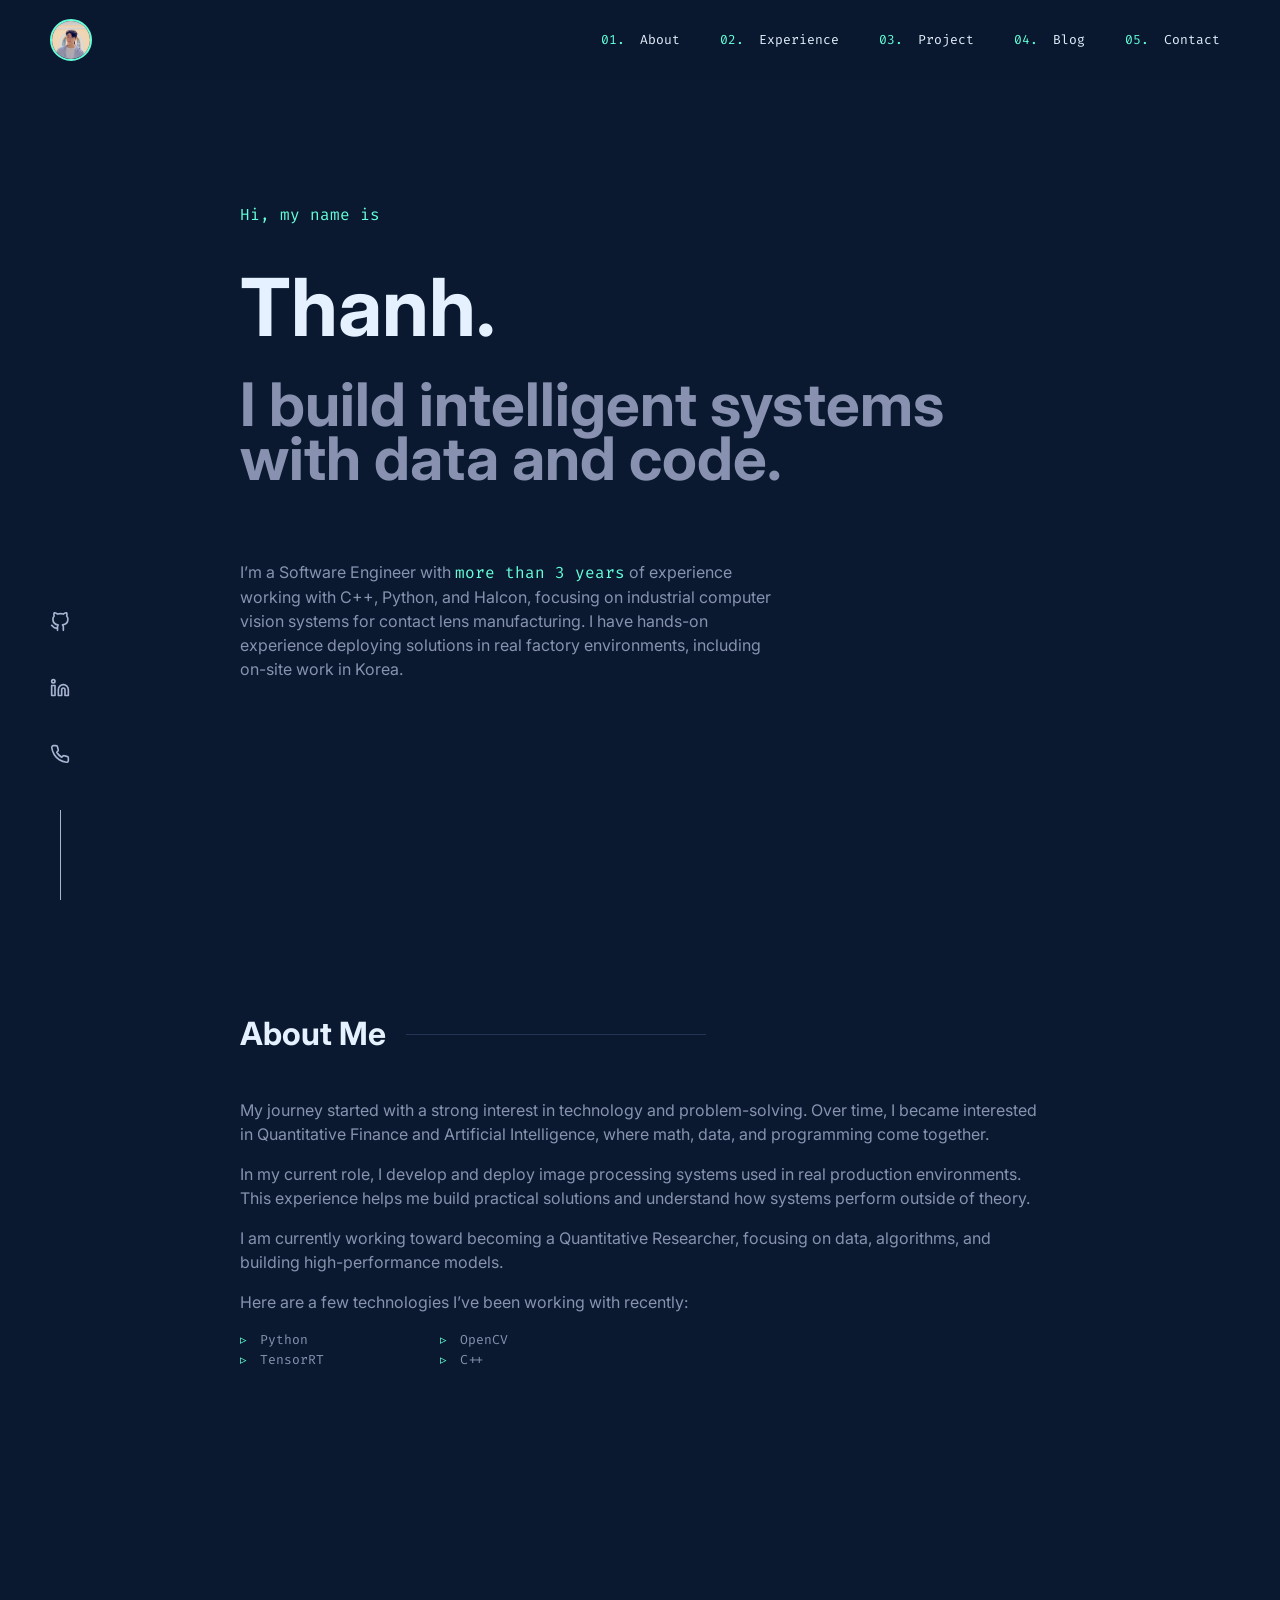
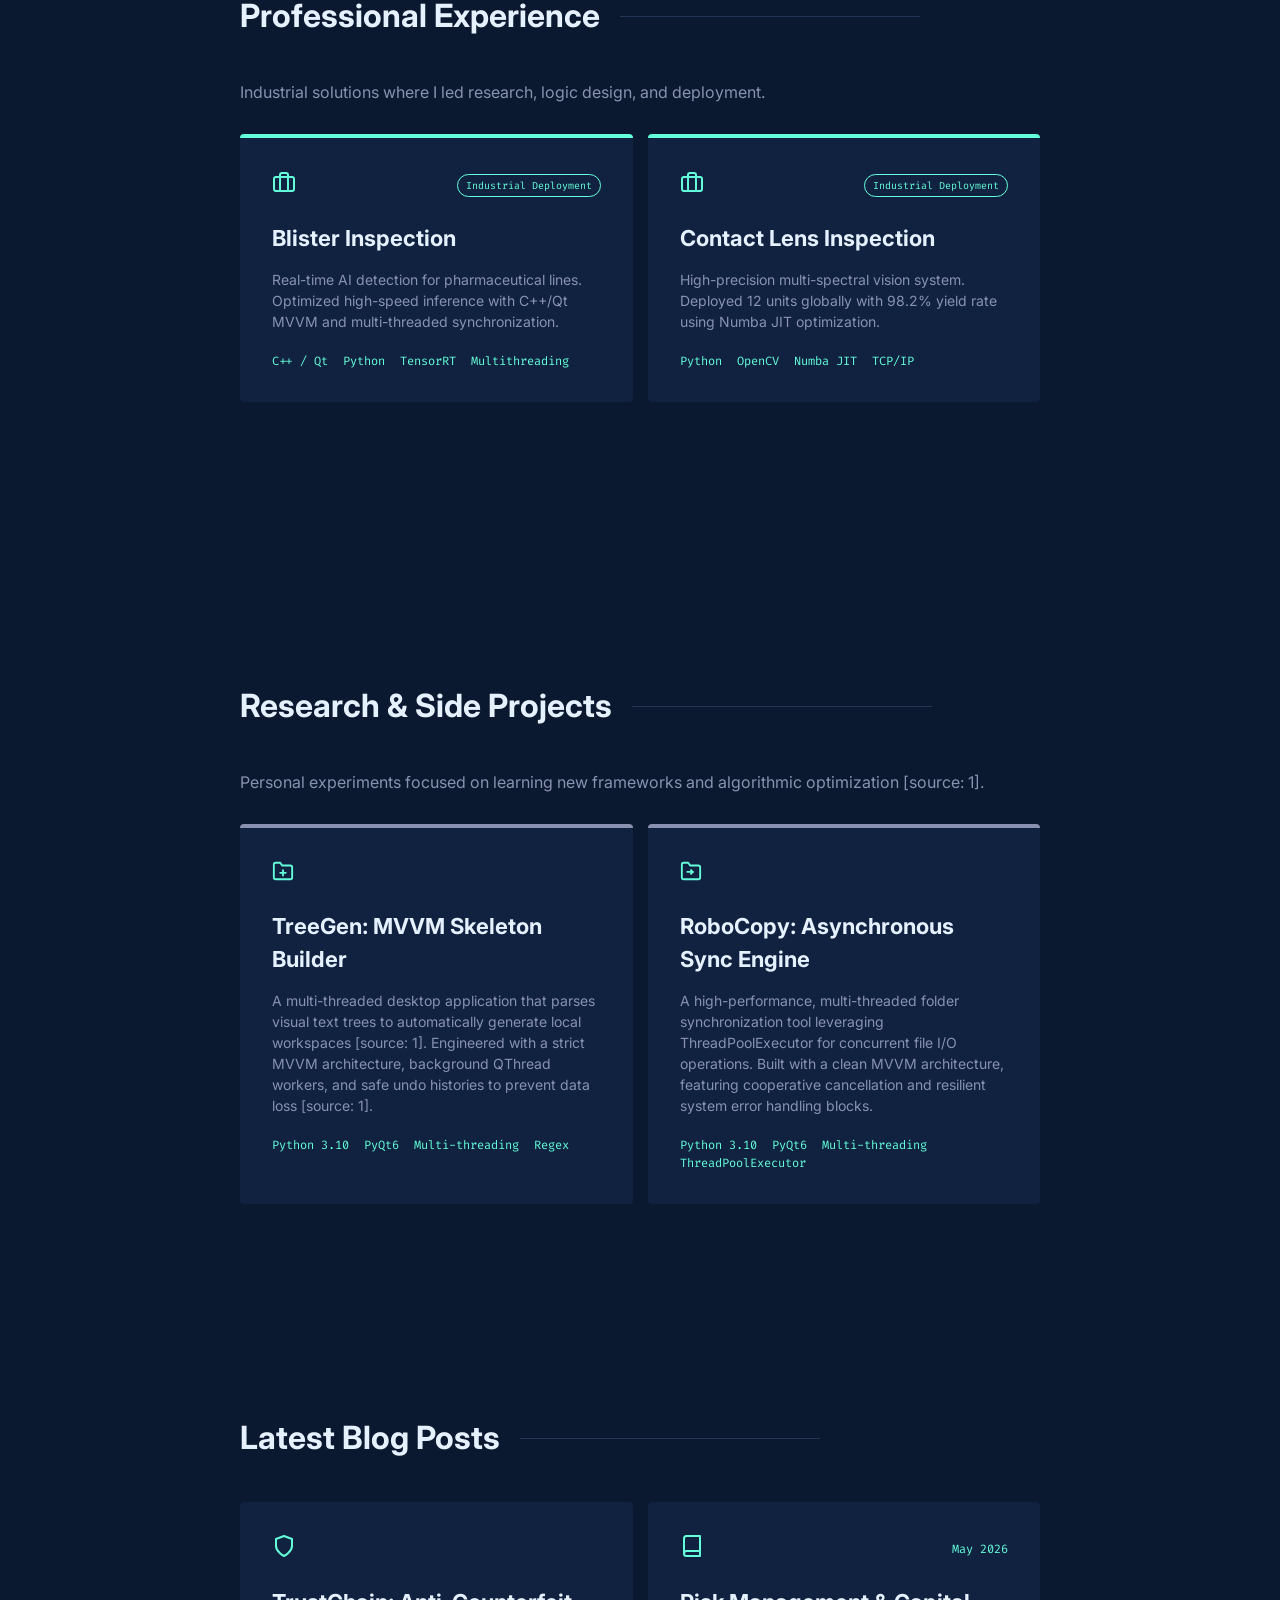
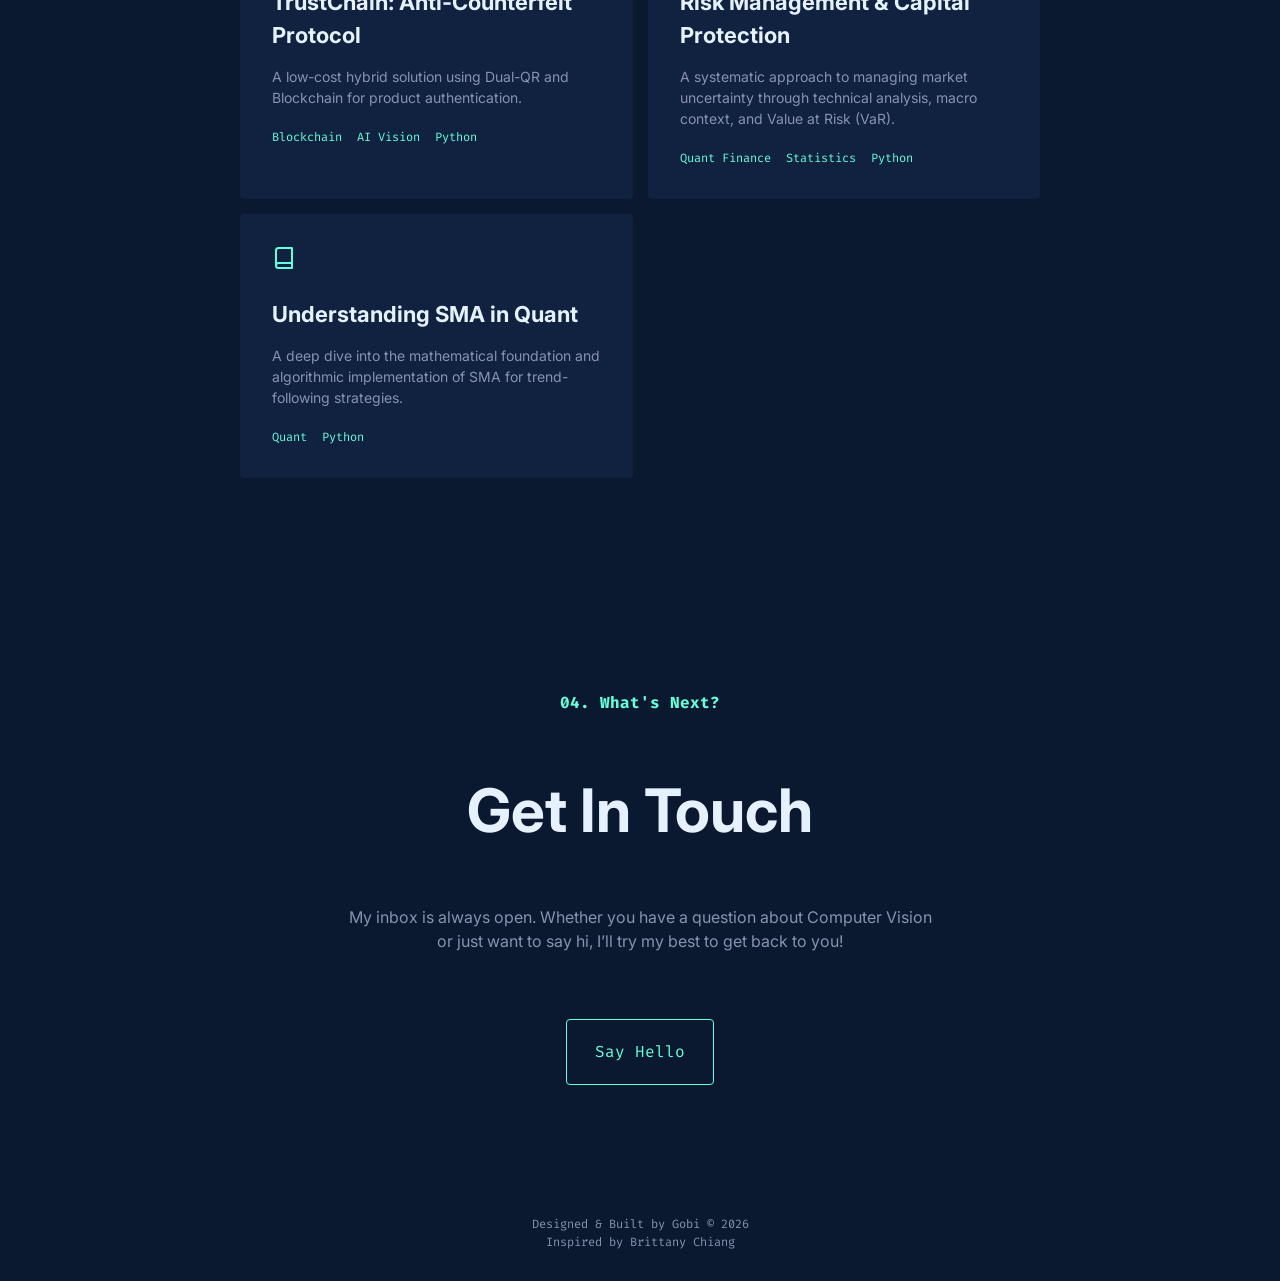
<file: index.html>
<!DOCTYPE html>
<html lang="en">
<head>
    <link rel="icon" type="image/png" href="resource/favicon.ico">
    <meta charset="UTF-8">
    <meta name="viewport" content="width=device-width, initial-scale=1.0">
    <title>Gobi | AI & Research Engineer</title>
    <link href="https://fonts.googleapis.com/css2?family=Inter:wght@300;400;600;700&family=Fira+Code:wght@400;500&display=swap" rel="stylesheet">
    <style>
        :root {
            --navy: #0a192f;
            --light-navy: #112240;
            --lightest-navy: #233554;
            --slate: #8892b0;
            --light-slate: #a8b2d1;
            --white: #e6f1ff;
            --green: #64ffda;
            --font-sans: 'Inter', sans-serif;
            --font-mono: 'Fira Code', monospace;
        }

        * {
            box-sizing: border-box;
            transition: all 0.25s cubic-bezier(0.645, 0.045, 0.355, 1);
        }

        html { scroll-behavior: smooth; }

        body {
            background-color: var(--navy);
            color: var(--slate);
            font-family: var(--font-sans);
            margin: 0;
            line-height: 1.5;
            -webkit-font-smoothing: antialiased;
        }

        /* --- SOCIAL SIDEBAR --- */
        .social-sidebar {
            width: 40px;
            position: fixed;
            bottom: 0;
            left: 40px;
            right: auto;
            z-index: 10;
        }

        .social-sidebar ul {
            display: flex;
            flex-direction: column;
            align-items: center;
            margin: 0;
            padding: 0;
            list-style: none;
        }

        .social-sidebar li { margin-bottom: 20px; }
        .social-sidebar li:last-of-type { margin-bottom: 30px; }

        .social-sidebar a {
            padding: 10px;
            color: var(--light-slate);
            display: inline-block;
        }

        .social-sidebar a:hover {
            color: var(--green);
            transform: translateY(-3px);
        }

        .social-sidebar svg {
            width: 20px;
            height: 20px;
            fill: none;
            stroke: currentColor;
            stroke-width: 2;
            stroke-linecap: round;
            stroke-linejoin: round;
        }

        .social-sidebar::after {
            content: "";
            display: block;
            width: 1px;
            height: 90px;
            margin: 0 auto;
            background-color: var(--light-slate);
        }

        .status-badge {
            font-family: var(--font-mono);
            font-size: 10px;
            color: var(--green);
            border: 1px solid var(--green);
            padding: 3px 8px;
            border-radius: 12px;
        }

        .company-card {
            border-top: 4px solid var(--green); /* Highlights professional work */
        }

        .side-card {
            border-top: 4px solid var(--slate); /* Keeps side projects subtle */
        }

        /* --- NAVIGATION --- */
        nav {
            position: fixed;
            top: 0;
            width: 100%;
            height: 80px;
            background: rgba(10, 25, 47, 0.85);
            backdrop-filter: blur(10px);
            z-index: 11;
            display: flex;
            align-items: center;
            padding: 0 50px;
        }

        .nav-container {
            width: 100%;
            display: flex;
            justify-content: space-between;
            align-items: center;
        }

        .nav-links { 
            display: flex; 
            list-style: none; 
            margin: 0; 
            padding: 0; 
            font-family: var(--font-mono);
            font-size: 13px;
        }

        .nav-links li { 
            margin-left: 30px; 
            counter-increment: item;
        }
        
        .nav-links a {
            text-decoration: none;
            color: var(--white);
            padding: 10px;
        }

        .nav-links a:hover { color: var(--green); }

        .nav-links li::before {
            content: "0" counter(item) ".";
            margin-right: 5px;
            color: var(--green);
        }
        /* Styling for the new image logo */
        .nav-logo-img {
            width: 42px; /* Standard size for a professional navbar logo */
            height: 42px;
            border-radius: 50%; /* Makes it circular */
            border: 2px solid var(--green); /* Adds the signature green ring */
            object-fit: cover; /* Ensures the face isn't stretched */
            display: block;
            transition: transform 0.3s ease;
        }

        .nav-logo-img:hover {
            transform: scale(1.1); /* Subtle zoom on hover */
            filter: brightness(1.1);
        }

        /* Ensure the logo link doesn't have extra padding/decoration */
        .logo {
            display: flex;
            align-items: center;
            text-decoration: none;
        }
        

        /* --- LAYOUT --- */
        .container { 
            max-width: 1000px; 
            margin: 0 auto; 
            padding: 0 100px; 
        }

        section { 
            padding: 100px 0; 
            max-width: 900px;
        }

        /* --- HERO SECTION --- */
        .hero {
            display: flex;
            flex-direction: column;
            justify-content: center;
            min-height: 100vh;
        }

        .hero span {
            font-family: var(--font-mono);
            color: var(--green);
            margin-bottom: 20px;
            font-size: clamp(14px, 5vw, 16px);
        }

        .hero h1 {
            font-size: clamp(40px, 8vw, 80px);
            font-weight: 700;
            color: var(--white);
            margin: 0;
        }

        .hero h2 {
            font-size: clamp(30px, 6vw, 60px);
            color: var(--slate);
            margin-top: 10px;
            line-height: 0.9;
        }

        .hero p {
            max-width: 540px;
            margin-top: 25px;
        }

        /* --- SECTION HEADERS --- */
        .section-title {
            display: flex;
            align-items: center;
            margin: 10px 0 40px;
            width: 100%;
            font-size: clamp(26px, 5vw, 32px);
            white-space: nowrap;
            color: var(--white);
        }

        .section-title::after {
            content: "";
            display: block;
            position: relative;
            width: 300px;
            height: 1px;
            margin-left: 20px;
            background-color: var(--lightest-navy);
        }

        /* --- PROJECT & BLOG CARDS --- */
        .grid {
            display: grid;
            gap: 15px;
            grid-template-columns: repeat(auto-fill, minmax(300px, 1fr));
        }

        /* Links styling for cards */
        .card-link {
            text-decoration: none;
            color: inherit;
            display: block;
        }

        .card {
            background-color: var(--light-navy);
            padding: 2rem;
            border-radius: 4px;
            position: relative;
            height: 100%;
        }

        .card:hover {
            transform: translateY(-7px);
            background-color: var(--lightest-navy);
        }

        .card-header {
            display: flex;
            justify-content: space-between;
            align-items: center;
            margin-bottom: 20px;
        }

        .folder-icon { color: var(--green); }
        .external-icon { color: var(--light-slate); }

        .card h3 {
            color: var(--white);
            margin-bottom: 10px;
            font-size: 22px;
        }

        .card p { font-size: 14px; color: var(--slate); }

        .tag-container {
            display: flex;
            flex-wrap: wrap;
            margin-top: 20px;
        }

        .tag {
            font-family: var(--font-mono);
            font-size: 12px;
            color: var(--green);
            margin-right: 15px;
        }

        /* --- FOOTER --- */
        footer {
            text-align: center;
            padding: 30px;
            font-family: var(--font-mono);
            font-size: 12px;
        }

        footer a {
            color: var(--slate);
            text-decoration: none;
        }

        footer a:hover { color: var(--green); }

        @media (max-width: 768px) {
            .container { padding: 0 25px; }
            nav { padding: 0 25px; }
            .nav-links { display: none; }
            .social-sidebar { display: none; }
        }
    </style>
</head>
<body>

    <!-- LEFT SIDEBAR ICONS -->
    <div class="social-sidebar">
        <ul>
            <li>
                <a href="https://github.com/Gobiilee" target="_blank" aria-label="GitHub">
                    <svg xmlns="http://www.w3.org/2000/svg" viewBox="0 0 24 24"><path d="M9 19c-5 1.5-5-2.5-7-3m14 6v-3.87a3.37 3.37 0 0 0-.94-2.61c3.14-.35 6.44-1.54 6.44-7A5.44 5.44 0 0 0 20 4.77 5.07 5.07 0 0 0 19.91 1S18.73.65 16 2.48a13.38 13.38 0 0 0-7 0C6.27.65 5.09 1 5.09 1A5.07 5.07 0 0 0 5 4.77a5.44 5.44 0 0 0-1.5 3.78c0 5.42 3.3 6.61 6.44 7A3.37 3.37 0 0 0 9 18.13V22"></path></svg>
                </a>
            </li>
            <li>
                <a href="www.linkedin.com/in/gobi17082002" target="_blank" aria-label="LinkedIn">
                    <svg xmlns="http://www.w3.org/2000/svg" viewBox="0 0 24 24"><path d="M16 8a6 6 0 0 1 6 6v7h-4v-7a2 2 0 0 0-2-2 2 2 0 0 0-2 2v7h-4v-7a6 6 0 0 1 6-6zM2 9h4v12H2z"></path><circle cx="4" cy="4" r="2"></circle></svg>
                </a>
            </li>
            <li>
                <a href="tel:+84911947397" aria-label="Phone">
                    <svg xmlns="http://www.w3.org/2000/svg" viewBox="0 0 24 24"><path d="M22 16.92v3a2 2 0 0 1-2.18 2 19.79 19.79 0 0 1-8.63-3.07 19.5 19.5 0 0 1-6-6 19.79 19.79 0 0 1-3.07-8.67A2 2 0 0 1 4.11 2h3a2 2 0 0 1 2 1.72 12.84 12.84 0 0 0 .7 2.81 2 2 0 0 1-.45 2.11L8.09 9.91a16 16 0 0 0 6 6l1.27-1.27a2 2 0 0 1 2.11-.45 12.84 12.84 0 0 0 2.81.7A2 2 0 0 1 22 16.92z"></path></svg>
                </a>
            </li>
        </ul>
    </div>

    <nav>
        <div class="nav-container">
            <a href="#" class="logo">
            <img src="resource/profile.JPG" alt="Logo" class="nav-logo-img">
            </a>
            <ul class="nav-links" style="counter-reset: item 0;">
                <li><a href="#about">About</a></li>
                <li><a href="#experience">Experience</a></li>
                <li><a href="#projects">Project</a></li>
                <li><a href="#blog">Blog</a></li>
                <li><a href="#contact">Contact</a></li>
            </ul>
        </div>
    </nav>

    <div class="container">
    <header class="hero" id="home">
        <span>Hi, my name is</span>
        <h1>Thanh.</h1>
        <h2>I build intelligent systems with data and code.</h2>
        <p>
            I’m a Software Engineer with <span id="years-of-experience">2+ years</span> of experience working with C++, Python, and Halcon, 
            focusing on industrial computer vision systems for contact lens manufacturing. 
            I have hands-on experience deploying solutions in real factory environments, including on-site work in Korea.
        </p>
        <script>
            document.addEventListener("DOMContentLoaded", function () {
                // 1. Define your professional career start date (YYYY-MM-DD format)
                const startDate = new Date("2023-08-17"); 
                
                // 2. Get today's real-time date
                const today = new Date();
                
                // 3. Calculate the difference in milliseconds and convert to fractional years
                const differenceInMs = today - startDate;
                const msPerYear = 1000 * 60 * 60 * 24 * 365.25; // Account for leap years
                const yearsDifference = differenceInMs / msPerYear;
                
                // 4. Format the output dynamically
                let outputText = "";
                
                // Get the integer year (N) and the fractional decimal part of the year
                const fullYears = Math.floor(yearsDifference);
                const decimalPart = yearsDifference - fullYears;

                if (yearsDifference < 0.5) {
                    // If total experience is less than 6 months
                    outputText = "nearly a year";
                } else if (decimalPart > 0.5) {
                    // If the remainder is greater than 6 months (> 0.5 year) -> Round up to N + 1
                    const nextYears = fullYears + 1;
                    outputText = `nearly ${nextYears} years`;
                } else {
                    // If the remainder is less than or equal to 6 months (<= 0.5 year) -> Keep current N
                    outputText = `more than ${fullYears} ${fullYears === 1 ? 'year' : 'years'}`;
                }
                
                // 5. Inject the calculated string into the HTML
                document.getElementById("years-of-experience").textContent = outputText;
            });
        </script>
    </header>

    <section id="about">
        <h2 class="section-title">About Me</h2>
        
        <p>
            My journey started with a strong interest in technology and problem-solving. 
            Over time, I became interested in Quantitative Finance and Artificial Intelligence, 
            where math, data, and programming come together.
        </p>

        <p>
            In my current role, I develop and deploy image processing systems used in real production environments. 
            This experience helps me build practical solutions and understand how systems perform outside of theory.
        </p>

        <p>
            I am currently working toward becoming a Quantitative Researcher, focusing on data, algorithms, 
            and building high-performance models.
        </p>

        <p>Here are a few technologies I’ve been working with recently:</p>
            <ul style="display: grid; grid-template-columns: repeat(2, minmax(140px, 200px)); list-style: none; padding: 0; font-family: var(--font-mono); font-size: 13px;">
                <li style="position: relative; padding-left: 20px;">
                    <span style="color: var(--green); position: absolute; left: 0;">▹</span> Python
                </li>
                <li style="position: relative; padding-left: 20px;">
                    <span style="color: var(--green); position: absolute; left: 0;">▹</span> OpenCV
                </li>
                <li style="position: relative; padding-left: 20px;">
                    <span style="color: var(--green); position: absolute; left: 0;">▹</span> TensorRT
                </li>
                <li style="position: relative; padding-left: 20px;">
                    <span style="color: var(--green); position: absolute; left: 0;">▹</span> C++
                </li>
            </ul>
        </section>

        <section id="experience">
            <!-- 1. PROFESSIONAL WORK SECTION -->
            <h2 class="section-title">Professional Experience</h2>
            <p style="margin-bottom: 30px;">Industrial solutions where I led research, logic design, and deployment.</p>
            
            <div class="grid">
                <a href="experience/blister.html" class="card-link">
                    <div class="card company-card">
                        <div class="card-header">
                            <div class="folder-icon">
                                <svg xmlns="http://www.w3.org/2000/svg" width="24" height="24" viewBox="0 0 24 24" fill="none" stroke="currentColor" stroke-width="2" stroke-linecap="round" stroke-linejoin="round">
                                    <rect x="2" y="7" width="20" height="14" rx="2" ry="2"></rect>
                                    <path d="M16 21V5a2 2 0 0 0-2-2h-4a2 2 0 0 0-2 2v16"></path>
                                </svg>
                            </div>
                            <span class="status-badge">Industrial Deployment</span>
                        </div>
                        <h3>Blister Inspection</h3>
                        <p>Real-time AI detection for pharmaceutical lines. Optimized high-speed inference with C++/Qt MVVM and multi-threaded synchronization.</p>
                        <div class="tag-container">
                            <span class="tag">C++ / Qt</span>
                            <span class="tag">Python</span>
                            <span class="tag">TensorRT</span>
                            <span class="tag">Multithreading</span>
                        </div>
                    </div>
                </a>
                
                <a href="experience/contact_lens.html" class="card-link">
                    <div class="card company-card">
                        <div class="card-header">
                            <div class="folder-icon">
                                <svg xmlns="http://www.w3.org/2000/svg" width="24" height="24" viewBox="0 0 24 24" fill="none" stroke="currentColor" stroke-width="2" stroke-linecap="round" stroke-linejoin="round">
                                    <rect x="2" y="7" width="20" height="14" rx="2" ry="2"></rect>
                                    <path d="M16 21V5a2 2 0 0 0-2-2h-4a2 2 0 0 0-2 2v16"></path>
                                </svg>
                            </div>
                            <span class="status-badge">Industrial Deployment</span>
                        </div>
                        <h3>Contact Lens Inspection</h3>
                        <p>High-precision multi-spectral vision system. Deployed 12 units globally with 98.2% yield rate using Numba JIT optimization.</p>
                        <div class="tag-container">
                            <span class="tag">Python</span>
                            <span class="tag">OpenCV</span>
                            <span class="tag">Numba JIT</span>
                            <span class="tag">TCP/IP</span>
                        </div>
                    </div>
                </a>
            </div>
            
        </section>
        <section id="projects">
            <!-- 2. SIDE PROJECTS & RESEARCH SECTION -->
            <h2 class="section-title" style="margin-top: 80px;">Research & Side Projects</h2>
            <p style="margin-bottom: 30px;">Personal experiments focused on learning new frameworks and algorithmic optimization [source: 1].</p>

            <div class="grid">
                <!-- Side Project: TreeGen -->
                <a href="project/treegen.html" class="card-link" target="_blank">
                    <div class="card side-card">
                        <div class="card-header">
                            <div class="folder-icon">
                                <!-- Custom Folder Plus Icon better matches tree/directory generation -->
                                <svg xmlns="http://www.w3.org/2000/svg" width="22" height="22" viewBox="0 0 24 24" fill="none" stroke="currentColor" stroke-width="2" stroke-linecap="round" stroke-linejoin="round"><path d="M22 19a2 2 0 0 1-2 2H4a2 2 0 0 1-2-2V5a2 2 0 0 1 2-2h5l2 3h9a2 2 0 0 1 2 2z"></path><line x1="12" y1="11" x2="12" y2="17"></line><line x1="9" y1="14" x2="15" y2="14"></line></svg>
                            </div>
                        </div>
                        <h3>TreeGen: MVVM Skeleton Builder</h3>
                        <p>A multi-threaded desktop application that parses visual text trees to automatically generate local workspaces [source: 1]. Engineered with a strict MVVM architecture, background QThread workers, and safe undo histories to prevent data loss [source: 1].</p>
                        <div class="tag-container">
                            <span class="tag">Python 3.10</span>
                            <span class="tag">PyQt6</span>
                            <span class="tag">Multi-threading</span>
                            <span class="tag">Regex</span>
                        </div>
                    </div>
                </a>
                <a href="project/robocopy.html" class="card-link" target="_blank">
                    <div class="card side-card">
                        <div class="card-header">
                            <div class="folder-icon">
                                <svg xmlns="http://www.w3.org/2000/svg" width="22" height="22" viewBox="0 0 24 24" fill="none" stroke="currentColor" stroke-width="2" stroke-linecap="round" stroke-linejoin="round"><path d="M22 19a2 2 0 0 1-2 2H4a2 2 0 0 1-2-2V5a2 2 0 0 1 2-2h5l2 3h9a2 2 0 0 1 2 2z"></path><path d="M12 11l2 2-2 2"></path><path d="M8 13h6"></path></svg>
                            </div>
                        </div>
                        <h3>RoboCopy: Asynchronous Sync Engine</h3>
                        <p>A high-performance, multi-threaded folder synchronization tool leveraging ThreadPoolExecutor for concurrent file I/O operations. Built with a clean MVVM architecture, featuring cooperative cancellation and resilient system error handling blocks.</p>
                        <div class="tag-container">
                            <span class="tag">Python 3.10</span>
                            <span class="tag">PyQt6</span>
                            <span class="tag">Multi-threading</span>
                            <span class="tag">ThreadPoolExecutor</span>
                        </div>
                    </div>
                </a>

            </div>
        </section>

        <!-- BLOG SECTION -->
        <section id="blog">
            <h2 class="section-title">Latest Blog Posts</h2>
            <div class="grid">
                <!-- Change the href to your new filename -->
                 <a href="blog/trustseal_protocol.html" class="card-link">
                    <div class="card">
                        <div class="card-header">
                            <div class="folder-icon">
                                <!-- Icon được đổi sang dạng Shield/Lock để phù hợp với Security -->
                                <svg xmlns="http://www.w3.org/2000/svg" width="24" height="24" viewBox="0 0 24 24" fill="none" stroke="currentColor" stroke-width="2" stroke-linecap="round" stroke-linejoin="round">
                                    <path d="M12 22s8-4 8-10V5l-8-3-8 3v7c0 6 8 10 8 10z"></path>
                                </svg>
                            </div>
                        </div>
                        <h3>TrustChain: Anti-Counterfeit Protocol</h3>
                        <p>A low-cost hybrid solution using Dual-QR and Blockchain for product authentication.</p>
                        <div class="tag-container">
                            <span class="tag">Blockchain</span>
                            <span class="tag">AI Vision</span>
                            <span class="tag">Python</span>
                        </div>
                    </div>
                </a>
                <a href="blog/risk_management_investment.html" class="card-link">
                    <div class="card">
                        <div class="card-header">
                            <div class="folder-icon">
                                <svg xmlns="http://www.w3.org/2000/svg" width="24" height="24" fill="none" stroke="currentColor" stroke-width="2" stroke-linecap="round" stroke-linejoin="round">
                                    <path d="M4 19.5A2.5 2.5 0 0 1 6.5 17H20"></path>
                                    <path d="M6.5 2H20v20H6.5A2.5 2.5 0 0 1 4 19.5v-15A2.5 2.5 0 0 1 6.5 2z"></path>
                                </svg>
                            </div>
                            <span style="font-family: var(--font-mono); font-size: 12px; color: var(--green);">May 2026</span>
                        </div>
                        <h3>Risk Management & Capital Protection</h3>
                        <p>A systematic approach to managing market uncertainty through technical analysis, macro context, and Value at Risk (VaR).</p>
                        <div class="tag-container">
                            <span class="tag">Quant Finance</span>
                            <span class="tag">Statistics</span>
                            <span class="tag">Python</span>
                        </div>
                    </div>
                </a>
                <a href="blog/sma_indicator.html" class="card-link">
                    <div class="card">
                        <div class="card-header">
                            <div class="folder-icon">
                                <svg xmlns="http://www.w3.org/2000/svg" width="24" height="24" fill="none" stroke="currentColor" stroke-width="2" stroke-linecap="round" stroke-linejoin="round"><path d="M4 19.5A2.5 2.5 0 0 1 6.5 17H20"></path><path d="M6.5 2H20v20H6.5A2.5 2.5 0 0 1 4 19.5v-15A2.5 2.5 0 0 1 6.5 2z"></path></svg>
                            </div>
                        </div>
                        <h3>Understanding SMA in Quant</h3>
                        <p>A deep dive into the mathematical foundation and algorithmic implementation of SMA for trend-following strategies.</p>
                        <div class="tag-container">
                            <span class="tag">Quant</span>
                            <span class="tag">Python</span>
                        </div>
                    </div>
                </a>
            </div>
        </section>

        <section id="contact" style="text-align: center; max-width: 600px; margin: 0 auto;">
            <h2 style="font-family: var(--font-mono); color: var(--green); font-size: 16px; margin-bottom: 20px;">04. What's Next?</h2>
            <h2 style="font-size: clamp(40px, 5vw, 60px); color: var(--white);">Get In Touch</h2>
            <p>My inbox is always open. Whether you have a question about Computer Vision or just want to say hi, I’ll try my best to get back to you!</p>
            <a href="mailto:contact@yourdomain.com" style="display: inline-block; margin-top: 50px; padding: 1.25rem 1.75rem; border: 1px solid var(--green); border-radius: 4px; color: var(--green); font-family: var(--font-mono); text-decoration: none;">Say Hello</a>
        </section>

        <footer>
            <a href="https://github.com/Gobiilee" target="_blank">
                Designed & Built by Gobi © 2026<br>
                Inspired by Brittany Chiang
            </a>
        </footer>
    </div>

</body>
</html>
</file>
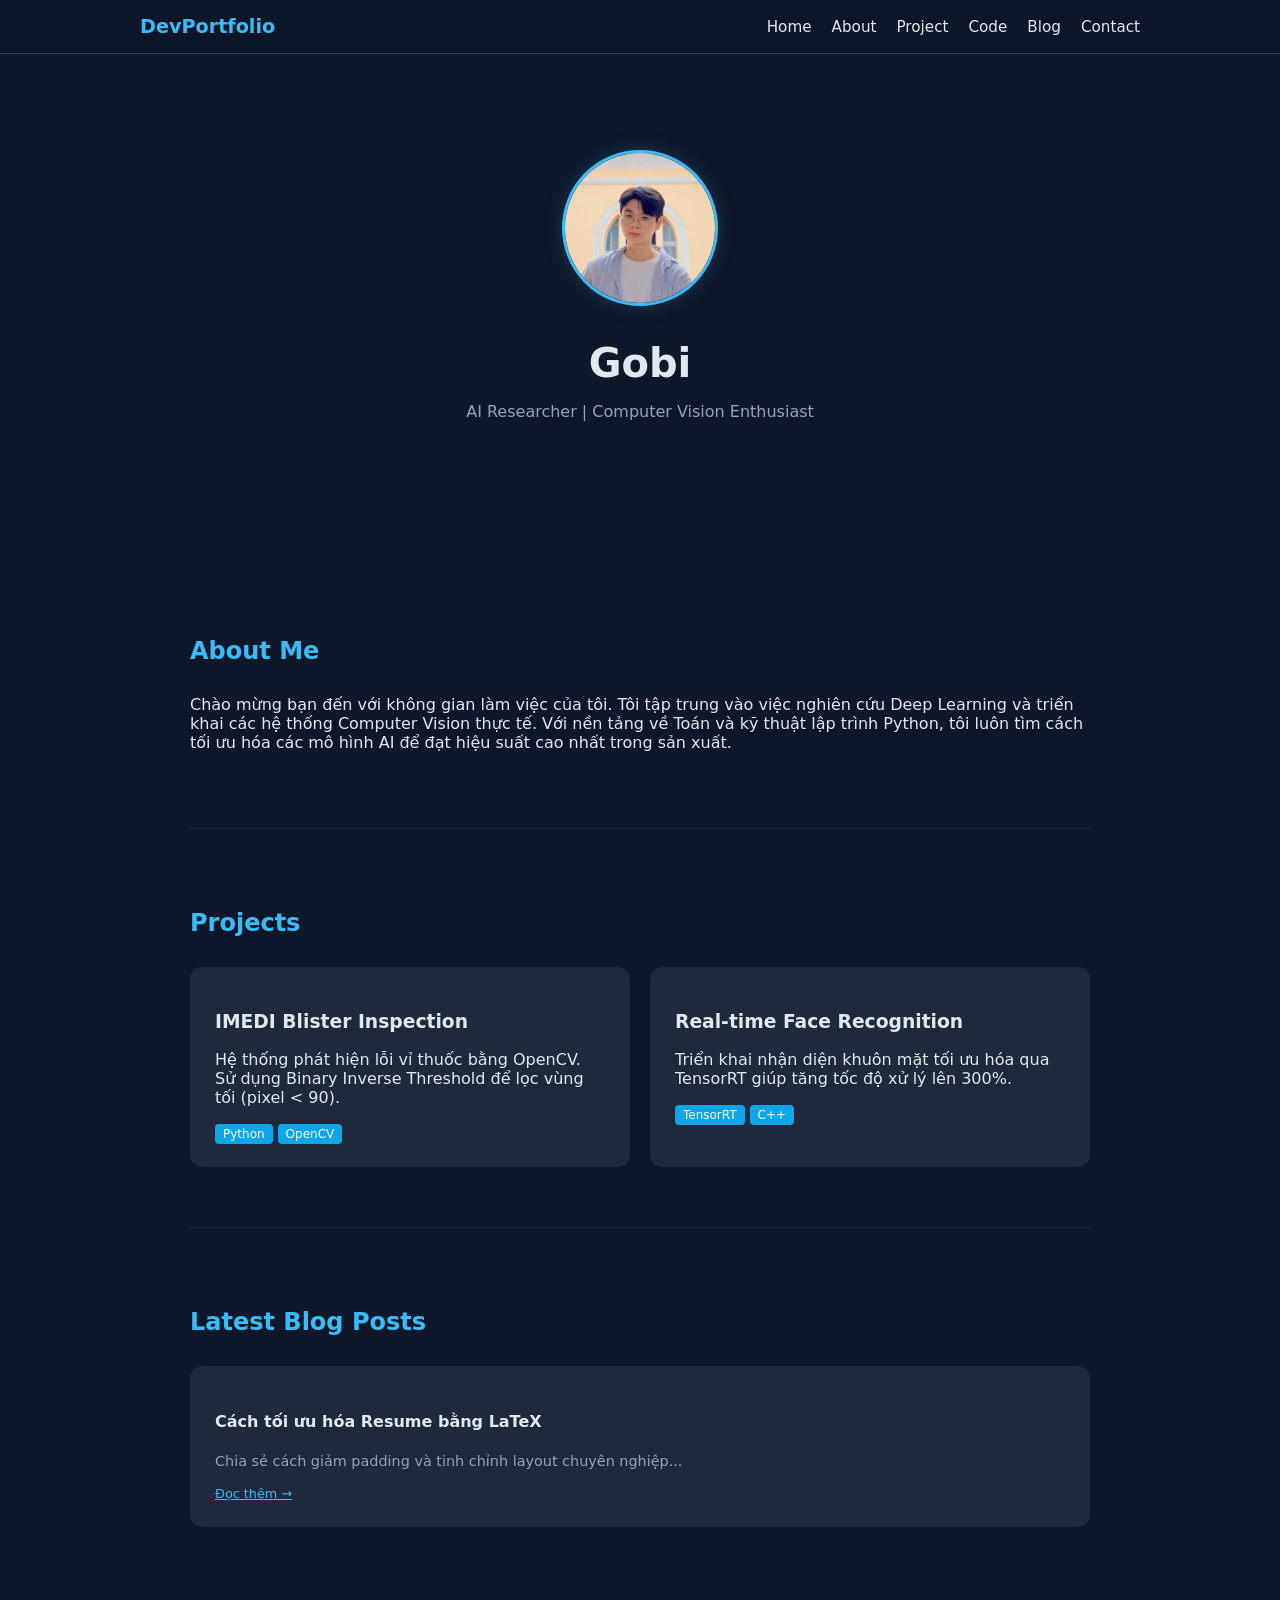
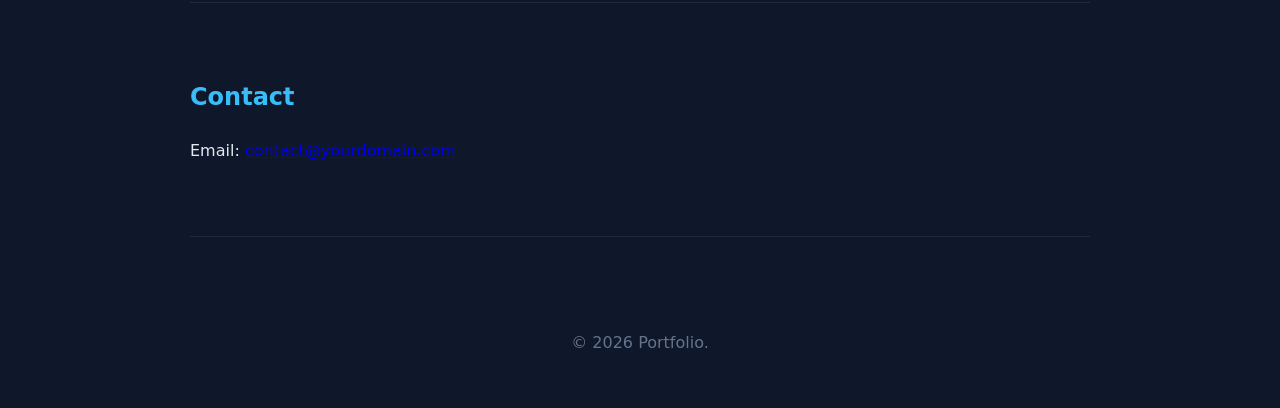
<file: main.html>
<!DOCTYPE html>
<html lang="vi">
<head>
    <meta charset="UTF-8">
    <meta name="viewport" content="width=device-width, initial-scale=1.0">
    <title>IT Portfolio | AI & Research Engineer</title>
    <style>
        /* Biến màu sắc */
        :root {
            --bg-color: #0f172a;
            --nav-bg: rgba(15, 23, 42, 0.9);
            --text-color: #e2e8f0;
            --accent-color: #38bdf8;
            --card-bg: #1e293b;
        }

        html { scroll-behavior: smooth; } /* Tạo hiệu ứng cuộn mượt */

        body {
            font-family: 'Inter', system-ui, -apple-system, sans-serif;
            background-color: var(--bg-color);
            color: var(--text-color);
            margin: 0;
            padding-top: 70px; /* Tránh bị che mất nội dung bởi Top Bar */
        }

        /* --- TOP NAVIGATION BAR --- */
        nav {
            position: fixed;
            top: 0;
            width: 100%;
            background-color: var(--nav-bg);
            backdrop-filter: blur(10px);
            z-index: 1000;
            border-bottom: 1px solid #334155;
        }
        .nav-container {
            max-width: 1000px;
            margin: 0 auto;
            display: flex;
            justify-content: space-between;
            align-items: center;
            padding: 15px 20px;
        }
        .logo { font-weight: bold; color: var(--accent-color); font-size: 1.2rem; }
        .nav-links { list-style: none; display: flex; margin: 0; padding: 0; }
        .nav-links li { margin-left: 20px; }
        .nav-links a {
            text-decoration: none;
            color: var(--text-color);
            font-size: 0.95rem;
            transition: 0.3s;
        }
        .nav-links a:hover { color: var(--accent-color); }

        /* --- HERO SECTION --- */
        header {
            text-align: center;
            padding: 80px 20px;
        }
        .profile-img {
            width: 150px;
            height: 150px;
            border-radius: 50%;
            border: 3px solid var(--accent-color);
            object-fit: cover;
            margin-bottom: 20px;
            box-shadow: 0 0 20px rgba(56, 189, 248, 0.2);
        }

        .container { max-width: 900px; margin: 0 auto; padding: 40px 20px; }
        section { padding: 60px 0; border-bottom: 1px solid #1e293b; }
        h1 { font-size: 2.5rem; margin: 10px 0; }
        h2 { color: var(--accent-color); margin-bottom: 30px; }
        
        /* Grid Layout */
        .grid {
            display: grid;
            grid-template-columns: repeat(auto-fit, minmax(280px, 1fr));
            gap: 20px;
        }
        .card {
            background: var(--card-bg);
            padding: 25px;
            border-radius: 12px;
            transition: transform 0.3s;
        }
        .card:hover { transform: translateY(-5px); }
        .tag {
            background: #0ea5e9; color: white;
            font-size: 0.75rem; padding: 3px 8px;
            border-radius: 4px; margin-right: 5px;
        }

        footer { text-align: center; padding: 40px; color: #64748b; }
        
        /* Responsive cho điện thoại */
        @media (max-width: 600px) {
            .nav-links { display: none; } /* Ẩn menu trên mobile để đơn giản hóa */
        }
    </style>
</head>
<body>

    <nav>
        <div class="nav-container">
            <div class="logo">DevPortfolio</div>
            <ul class="nav-links">
                <li><a href="#home">Home</a></li>
                <li><a href="#about">About</a></li>
                <li><a href="#projects">Project</a></li>
                <li><a href="https://github.com/yourusername" target="_blank">Code</a></li>
                <li><a href="#blog">Blog</a></li>
                <li><a href="#contact">Contact</a></li>
            </ul>
        </div>
    </nav>

    <header id="home">
        <img src="profile.png" alt="Profile Picture" class="profile-img">
        <h1>Gobi</h1>
        <p style="color: #94a3b8;">AI Researcher | Computer Vision Enthusiast</p>
    </header>

    <div class="container">
        <section id="about">
            <h2>About Me</h2>
            <p>Chào mừng bạn đến với không gian làm việc của tôi. Tôi tập trung vào việc nghiên cứu Deep Learning và triển khai các hệ thống Computer Vision thực tế. Với nền tảng về Toán và kỹ thuật lập trình Python, tôi luôn tìm cách tối ưu hóa các mô hình AI để đạt hiệu suất cao nhất trong sản xuất.</p>
        </section>

        <section id="projects">
            <h2>Projects</h2>
            <div class="grid">
                <div class="card">
                    <h3>IMEDI Blister Inspection</h3>
                    <p>Hệ thống phát hiện lỗi vỉ thuốc bằng OpenCV. Sử dụng Binary Inverse Threshold để lọc vùng tối (pixel < 90).</p>
                    <span class="tag">Python</span><span class="tag">OpenCV</span>
                </div>
                <div class="card">
                    <h3>Real-time Face Recognition</h3>
                    <p>Triển khai nhận diện khuôn mặt tối ưu hóa qua TensorRT giúp tăng tốc độ xử lý lên 300%.</p>
                    <span class="tag">TensorRT</span><span class="tag">C++</span>
                </div>
            </div>
        </section>

        <section id="blog">
            <h2>Latest Blog Posts</h2>
            <div class="card" style="margin-bottom: 15px;">
                <h4>Cách tối ưu hóa Resume bằng LaTeX</h4>
                <p style="font-size: 0.9rem; color: #94a3b8;">Chia sẻ cách giảm padding và tinh chỉnh layout chuyên nghiệp...</p>
                <a href="#" style="color: var(--accent-color); font-size: 0.8rem;">Đọc thêm →</a>
            </div>
        </section>

        <section id="contact">
            <h2>Contact</h2>
            <p>Email: <a href="mailto:contact@yourdomain.com">contact@yourdomain.com</a></p>
        </section>
    </div>

    <footer>
        <p>&copy; 2026 Portfolio.</p>
    </footer>

</body>
</html>
</file>
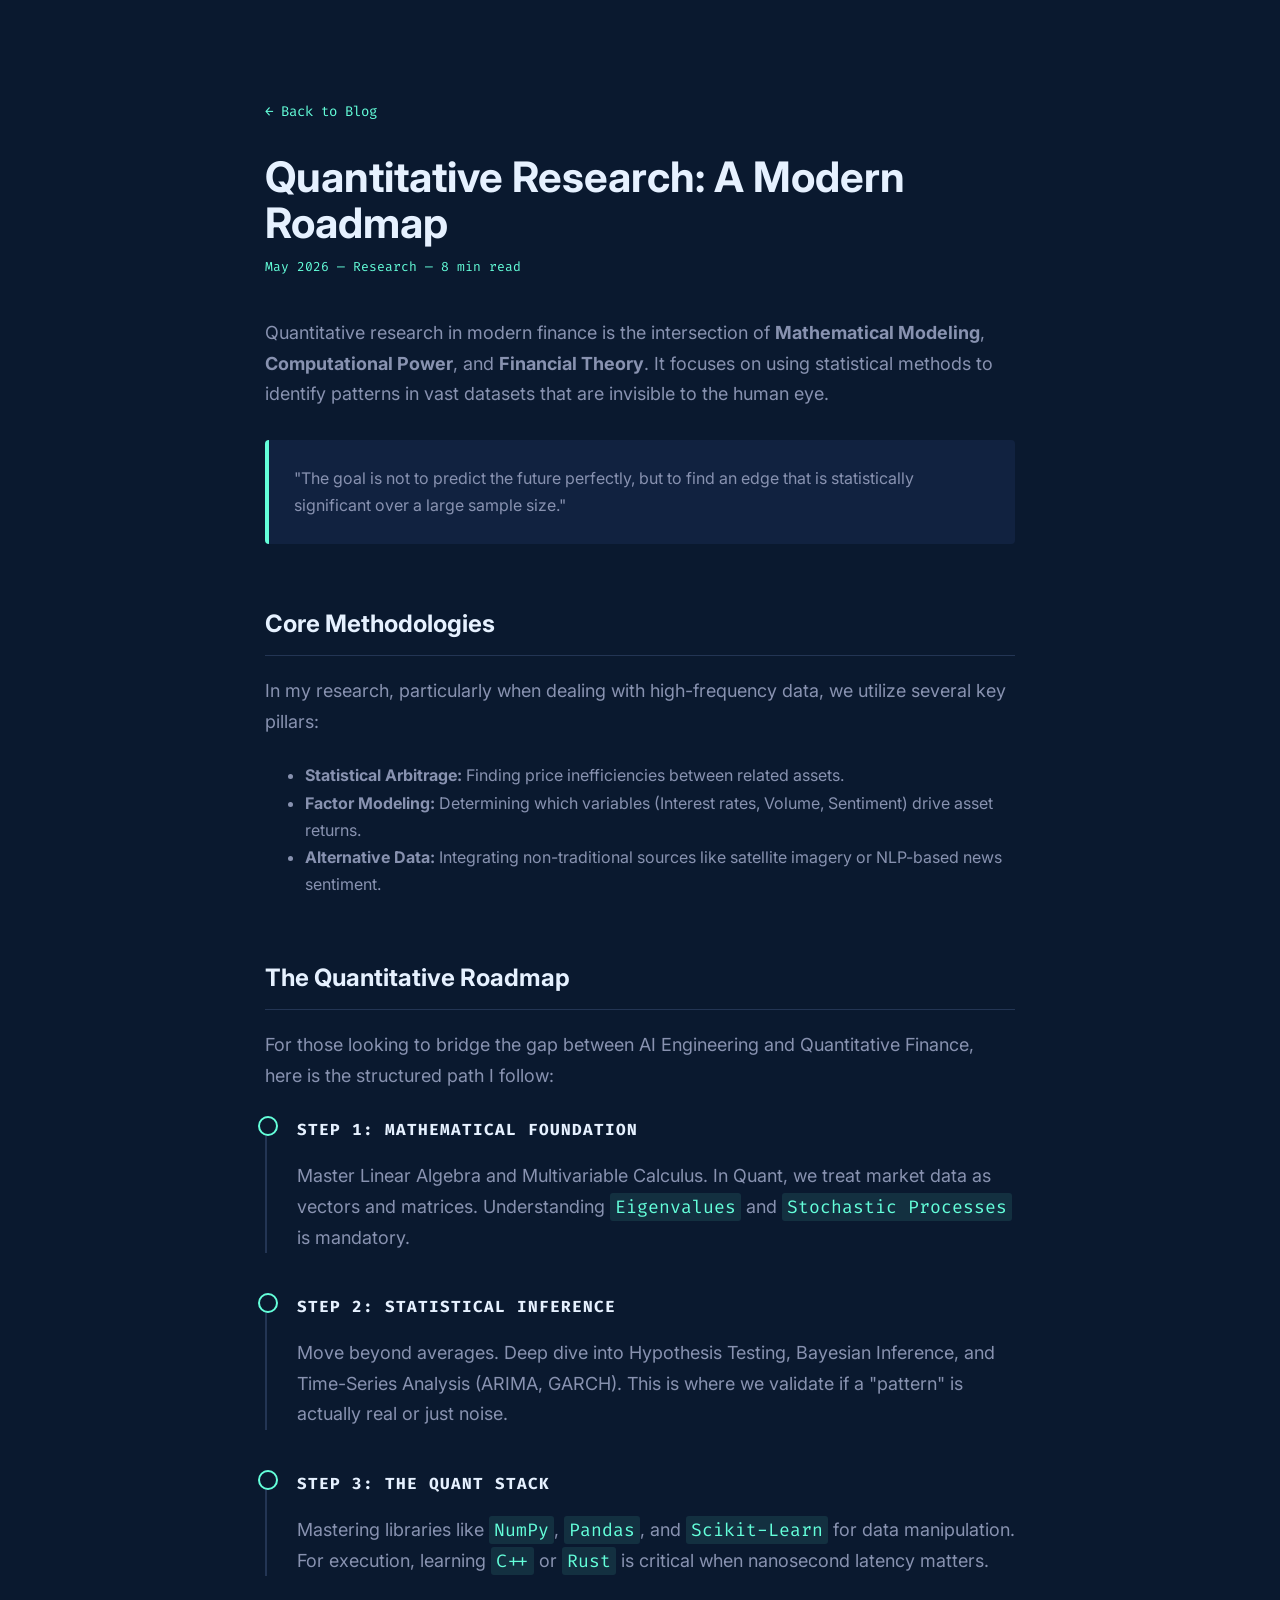
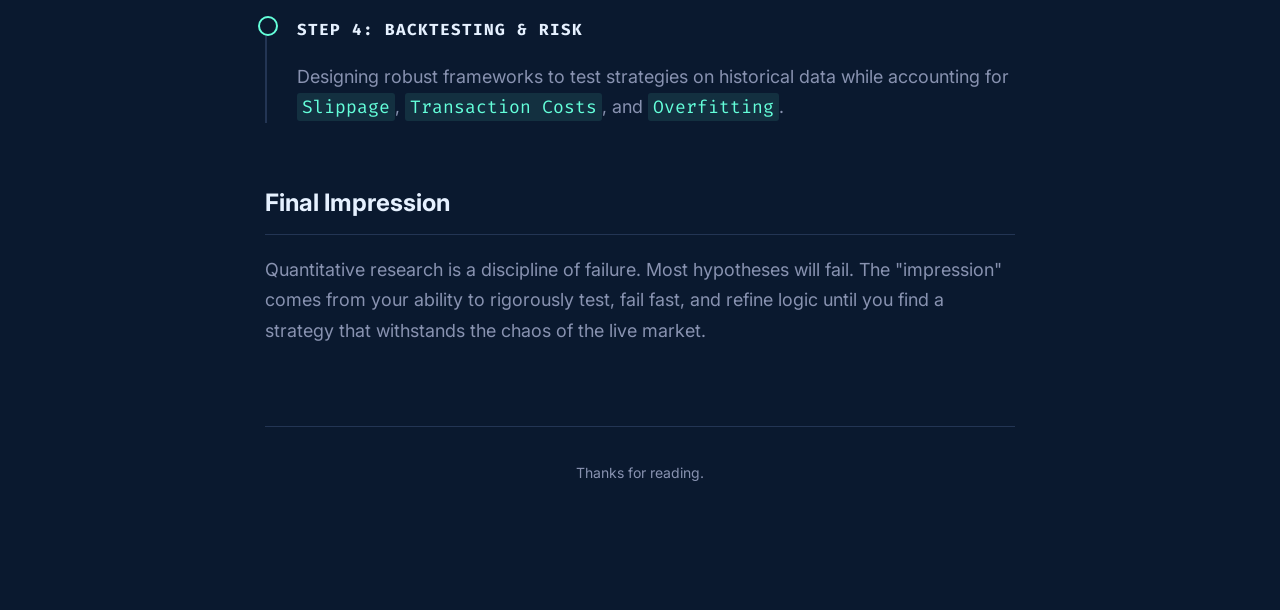
<file: blog/quantitative_research_roadmap.html>
<!DOCTYPE html>
<html lang="en">
<head>
    <link rel="icon" type="image/png" href="../resource/favicon.ico">
    <meta charset="UTF-8">
    <meta name="viewport" content="width=device-width, initial-scale=1.0">
    <title>Quantitative Research Roadmap | Gobi's Blog</title>
    <link href="https://fonts.googleapis.com/css2?family=Inter:wght@300;400;600;700&family=Fira+Code:wght@400;500&display=swap" rel="stylesheet">
    <style>
        :root {
            --navy: #0a192f;
            --light-navy: #112240;
            --lightest-navy: #233554;
            --slate: #8892b0;
            --light-slate: #a8b2d1;
            --white: #e6f1ff;
            --green: #64ffda;
            --font-sans: 'Inter', sans-serif;
            --font-mono: 'Fira Code', monospace;
        }

        body {
            background-color: var(--navy);
            color: var(--slate);
            font-family: var(--font-sans);
            margin: 0;
            padding: 100px 20px;
            line-height: 1.7;
        }

        .blog-container {
            max-width: 750px;
            margin: 0 auto;
        }

        .back-link {
            color: var(--green);
            font-family: var(--font-mono);
            text-decoration: none;
            font-size: 14px;
            display: block;
            margin-bottom: 30px;
        }

        h1 { color: var(--white); font-size: clamp(30px, 5vw, 42px); line-height: 1.1; margin-bottom: 10px; }
        .metadata { font-family: var(--font-mono); font-size: 13px; color: var(--green); margin-bottom: 40px; }

        h2 { color: var(--white); margin-top: 60px; border-bottom: 1px solid var(--lightest-navy); padding-bottom: 10px; }
        h3 { color: var(--light-slate); margin-top: 30px; }
        
        p { margin-bottom: 25px; font-size: 18px; }

        /* Roadmap List Styling */
        .roadmap-step {
            position: relative;
            padding-left: 30px;
            margin-bottom: 40px;
            border-left: 2px solid var(--lightest-navy);
        }

        .roadmap-step::before {
            content: "";
            position: absolute;
            left: -9px;
            top: 0;
            width: 16px;
            height: 16px;
            border-radius: 50%;
            background: var(--navy);
            border: 2px solid var(--green);
        }

        .roadmap-step h4 {
            color: var(--white);
            margin: 0 0 10px 0;
            font-family: var(--font-mono);
            text-transform: uppercase;
            letter-spacing: 1px;
        }

        .highlight-box {
            background: var(--light-navy);
            padding: 25px;
            border-radius: 4px;
            border-left: 4px solid var(--green);
            margin: 30px 0;
        }

        code { font-family: var(--font-mono); color: var(--green); background: rgba(100, 255, 218, 0.1); padding: 2px 5px; border-radius: 3px; }
    </style>
</head>
<body>

    <div class="blog-container">
        <a href="../index.html#blog" class="back-link">← Back to Blog</a>
        
        <header>
            <h1>Quantitative Research: A Modern Roadmap</h1>
            <div class="metadata">May 2026 — Research — 8 min read</div>
        </header>

        <section class="content">
            <p>Quantitative research in modern finance is the intersection of <strong>Mathematical Modeling</strong>, <strong>Computational Power</strong>, and <strong>Financial Theory</strong>. It focuses on using statistical methods to identify patterns in vast datasets that are invisible to the human eye.</p>

            <div class="highlight-box">
                "The goal is not to predict the future perfectly, but to find an edge that is statistically significant over a large sample size."
            </div>

            <h2>Core Methodologies</h2>
            <p>In my research, particularly when dealing with high-frequency data, we utilize several key pillars:</p>
            <ul>
                <li><strong>Statistical Arbitrage:</strong> Finding price inefficiencies between related assets.</li>
                <li><strong>Factor Modeling:</strong> Determining which variables (Interest rates, Volume, Sentiment) drive asset returns.</li>
                <li><strong>Alternative Data:</strong> Integrating non-traditional sources like satellite imagery or NLP-based news sentiment.</li>
            </ul>

            <h2>The Quantitative Roadmap</h2>
            <p>For those looking to bridge the gap between AI Engineering and Quantitative Finance, here is the structured path I follow:</p>

            <div class="roadmap-container">
                <div class="roadmap-step">
                    <h4>Step 1: Mathematical Foundation</h4>
                    <p>Master Linear Algebra and Multivariable Calculus. In Quant, we treat market data as vectors and matrices. Understanding <code>Eigenvalues</code> and <code>Stochastic Processes</code> is mandatory.</p>
                </div>

                <div class="roadmap-step">
                    <h4>Step 2: Statistical Inference</h4>
                    <p>Move beyond averages. Deep dive into Hypothesis Testing, Bayesian Inference, and Time-Series Analysis (ARIMA, GARCH). This is where we validate if a "pattern" is actually real or just noise.</p>
                </div>

                <div class="roadmap-step">
                    <h4>Step 3: The Quant Stack</h4>
                    <p>Mastering libraries like <code>NumPy</code>, <code>Pandas</code>, and <code>Scikit-Learn</code> for data manipulation. For execution, learning <code>C++</code> or <code>Rust</code> is critical when nanosecond latency matters.</p>
                </div>

                <div class="roadmap-step">
                    <h4>Step 4: Backtesting & Risk</h4>
                    <p>Designing robust frameworks to test strategies on historical data while accounting for <code>Slippage</code>, <code>Transaction Costs</code>, and <code>Overfitting</code>.</p>
                </div>
            </div>

            <h2>Final Impression</h2>
            <p>Quantitative research is a discipline of failure. Most hypotheses will fail. The "impression" comes from your ability to rigorously test, fail fast, and refine logic until you find a strategy that withstands the chaos of the live market.</p>
        </section>

        <footer style="margin-top: 80px; border-top: 1px solid var(--lightest-navy); padding-top: 20px; text-align: center;">
            <p style="font-size: 14px;">Thanks for reading.</p>
        </footer>
    </div>

</body>
</html>
</file>
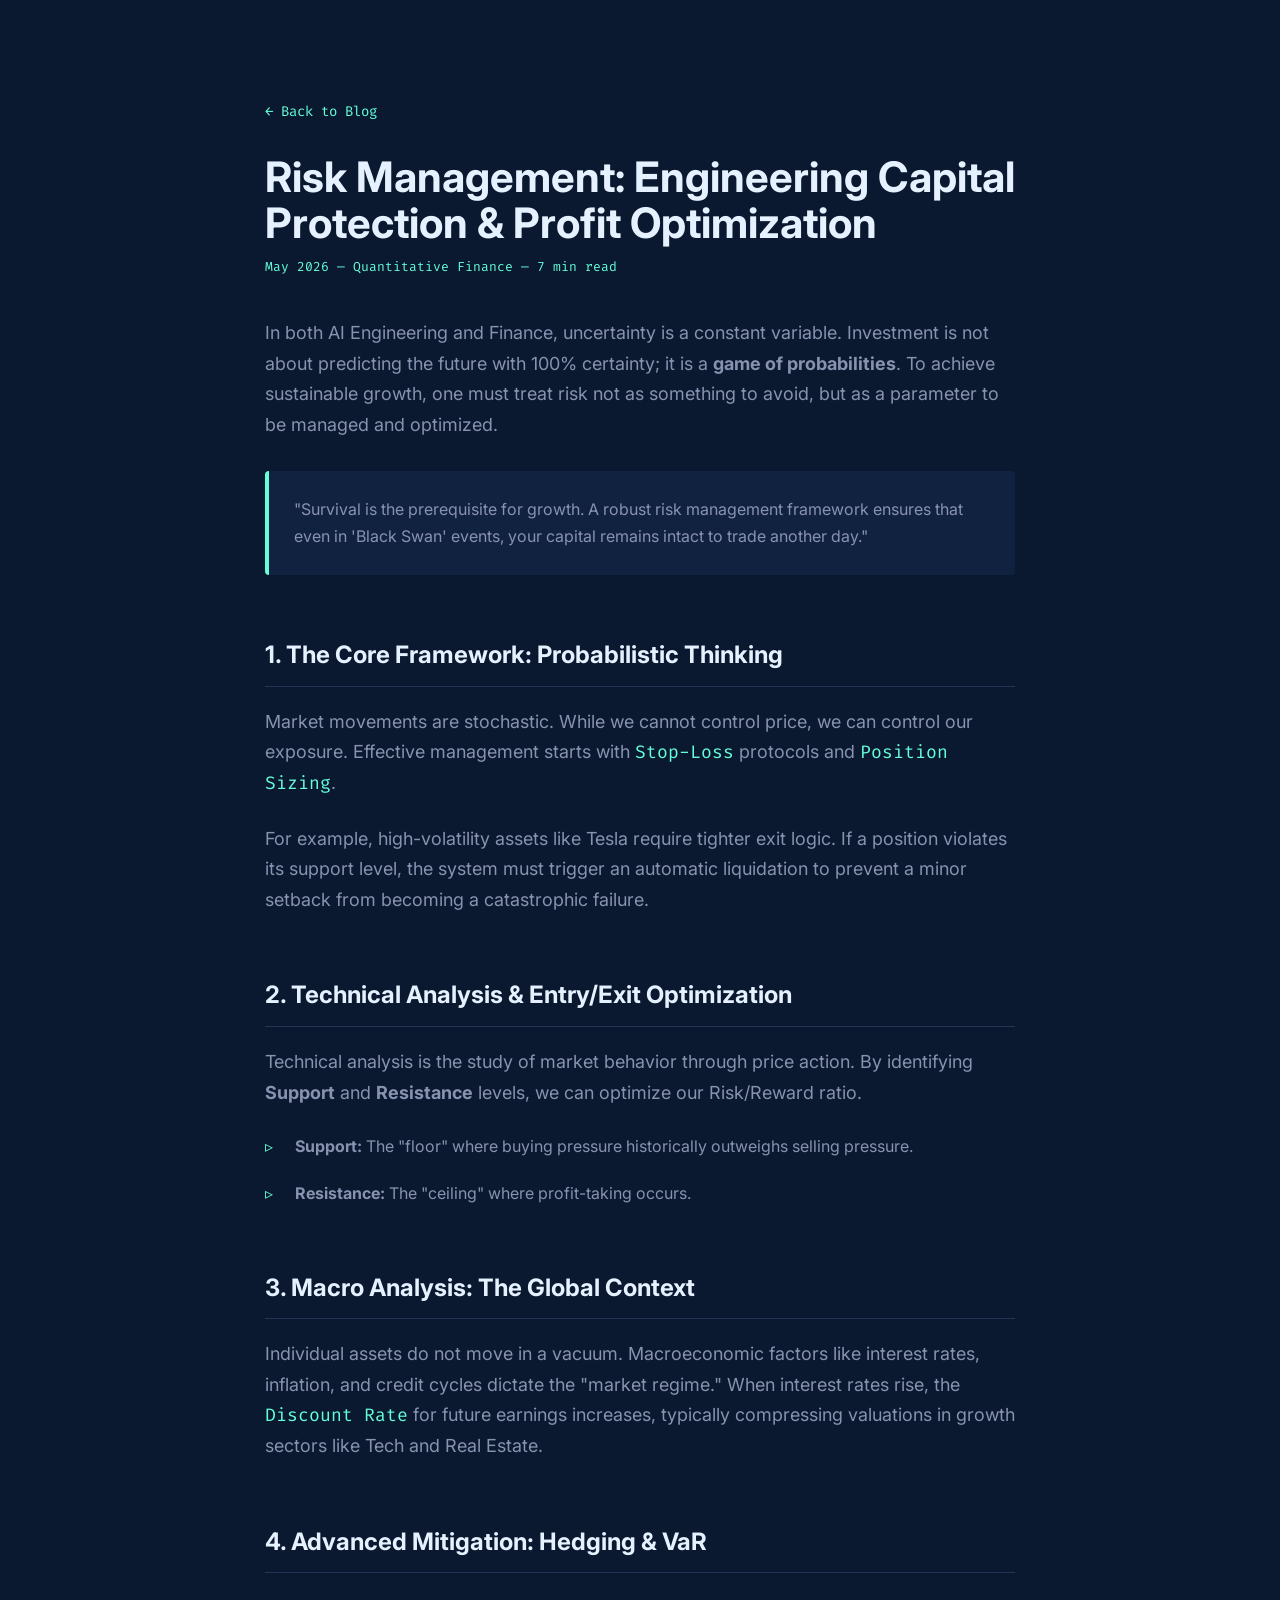
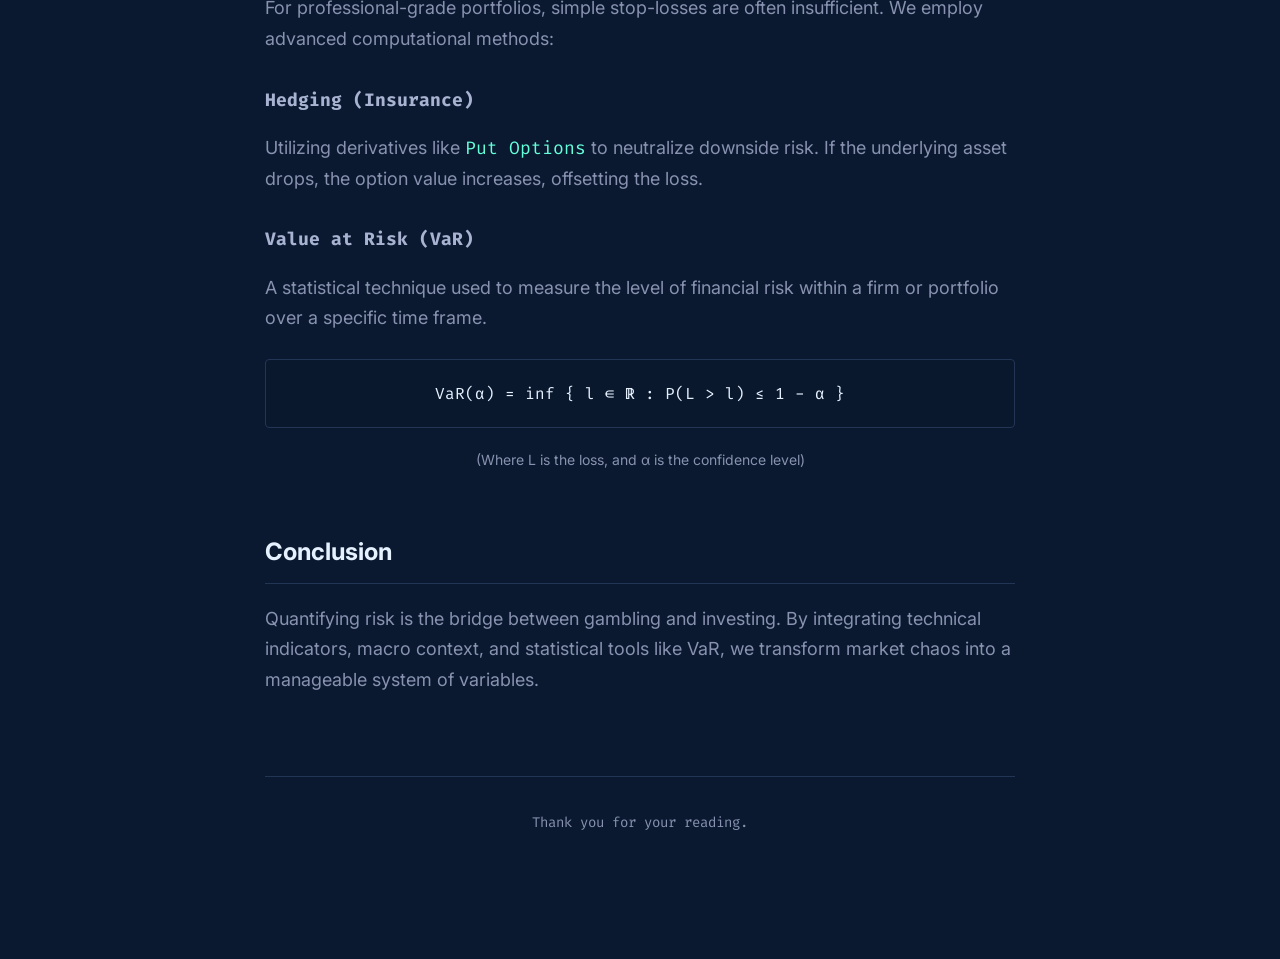
<file: blog/risk_management_investment.html>
<!DOCTYPE html>
<html lang="en">
<head>
    <link rel="icon" type="image/png" href="../resource/favicon.ico">
    <meta charset="UTF-8">
    <meta name="viewport" content="width=device-width, initial-scale=1.0">
    <title>Risk Management: Engineering Portfolio Growth | Gobi's Blog</title>
    <link href="https://fonts.googleapis.com/css2?family=Inter:wght@300;400;600;700&family=Fira+Code:wght@400;500&display=swap" rel="stylesheet">
    <style>
        :root {
            --navy: #0a192f;
            --light-navy: #112240;
            --lightest-navy: #233554;
            --slate: #8892b0;
            --light-slate: #a8b2d1;
            --white: #e6f1ff;
            --green: #64ffda;
            --font-sans: 'Inter', sans-serif;
            --font-mono: 'Fira Code', monospace;
        }

        body {
            background-color: var(--navy);
            color: var(--slate);
            font-family: var(--font-sans);
            margin: 0;
            padding: 100px 20px;
            line-height: 1.7;
        }

        .blog-container { max-width: 750px; margin: 0 auto; }

        .back-link {
            color: var(--green);
            font-family: var(--font-mono);
            text-decoration: none;
            font-size: 14px;
            display: block;
            margin-bottom: 30px;
        }

        h1 { color: var(--white); font-size: clamp(30px, 5vw, 42px); line-height: 1.1; margin-bottom: 10px; }
        .metadata { font-family: var(--font-mono); font-size: 13px; color: var(--green); margin-bottom: 40px; }

        h2 { color: var(--white); margin-top: 60px; border-bottom: 1px solid var(--lightest-navy); padding-bottom: 10px; }
        h3 { color: var(--light-slate); margin-top: 30px; font-family: var(--font-mono); font-size: 18px; }
        
        p { margin-bottom: 25px; font-size: 18px; }

        .highlight-box {
            background: var(--light-navy);
            padding: 25px;
            border-radius: 4px;
            border-left: 4px solid var(--green);
            margin: 30px 0;
        }

        .formula-box {
            background: rgba(10, 25, 47, 0.5);
            border: 1px solid var(--lightest-navy);
            padding: 20px;
            font-family: var(--font-mono);
            color: var(--white);
            border-radius: 4px;
            margin: 20px 0;
            text-align: center;
        }

        .step-list {
            list-style: none;
            padding: 0;
        }

        .step-item {
            position: relative;
            padding-left: 30px;
            margin-bottom: 20px;
        }

        .step-item::before {
            content: "▹";
            position: absolute;
            left: 0;
            color: var(--green);
        }

        code { font-family: var(--font-mono); color: var(--green); }
    </style>
</head>
<body>

    <div class="blog-container">
        <a href="../index.html#blog" class="back-link">← Back to Blog</a>
        
        <header>
            <h1>Risk Management: Engineering Capital Protection & Profit Optimization</h1>
            <div class="metadata">May 2026 — Quantitative Finance — 7 min read</div>
        </header>

        <section class="content">
            <p>In both AI Engineering and Finance, uncertainty is a constant variable. Investment is not about predicting the future with 100% certainty; it is a <strong>game of probabilities</strong>. To achieve sustainable growth, one must treat risk not as something to avoid, but as a parameter to be managed and optimized.</p>

            <div class="highlight-box">
                "Survival is the prerequisite for growth. A robust risk management framework ensures that even in 'Black Swan' events, your capital remains intact to trade another day."
            </div>

            <h2>1. The Core Framework: Probabilistic Thinking</h2>
            <p>Market movements are stochastic. While we cannot control price, we can control our exposure. Effective management starts with <code>Stop-Loss</code> protocols and <code>Position Sizing</code>.</p>
            <p>For example, high-volatility assets like Tesla require tighter exit logic. If a position violates its support level, the system must trigger an automatic liquidation to prevent a minor setback from becoming a catastrophic failure.</p>

            <h2>2. Technical Analysis & Entry/Exit Optimization</h2>
            <p>Technical analysis is the study of market behavior through price action. By identifying <strong>Support</strong> and <strong>Resistance</strong> levels, we can optimize our Risk/Reward ratio.</p>
            
            <ul class="step-list">
                <li class="step-item"><strong>Support:</strong> The "floor" where buying pressure historically outweighs selling pressure.</li>
                <li class="step-item"><strong>Resistance:</strong> The "ceiling" where profit-taking occurs.</li>
            </ul>

            <h2>3. Macro Analysis: The Global Context</h2>
            <p>Individual assets do not move in a vacuum. Macroeconomic factors like interest rates, inflation, and credit cycles dictate the "market regime." When interest rates rise, the <code>Discount Rate</code> for future earnings increases, typically compressing valuations in growth sectors like Tech and Real Estate.</p>

            <h2>4. Advanced Mitigation: Hedging & VaR</h2>
            <p>For professional-grade portfolios, simple stop-losses are often insufficient. We employ advanced computational methods:</p>
            
            <h3>Hedging (Insurance)</h3>
            <p>Utilizing derivatives like <code>Put Options</code> to neutralize downside risk. If the underlying asset drops, the option value increases, offsetting the loss.</p>

            <h3>Value at Risk (VaR)</h3>
            <p>A statistical technique used to measure the level of financial risk within a firm or portfolio over a specific time frame.</p>
            
            <div class="formula-box">
                VaR(α) = inf { l ∈ ℝ : P(L > l) ≤ 1 - α }
            </div>
            <p style="font-size: 14px; text-align: center;">(Where L is the loss, and α is the confidence level)</p>

            <h2>Conclusion</h2>
            <p>Quantifying risk is the bridge between gambling and investing. By integrating technical indicators, macro context, and statistical tools like VaR, we transform market chaos into a manageable system of variables.</p>
        </section>

        <footer style="margin-top: 80px; border-top: 1px solid var(--lightest-navy); padding-top: 20px; text-align: center;">
            <p style="font-size: 14px; font-family: var(--font-mono);">Thank you for your reading.</p>
        </footer>
    </div>

</body>
</html>
</file>
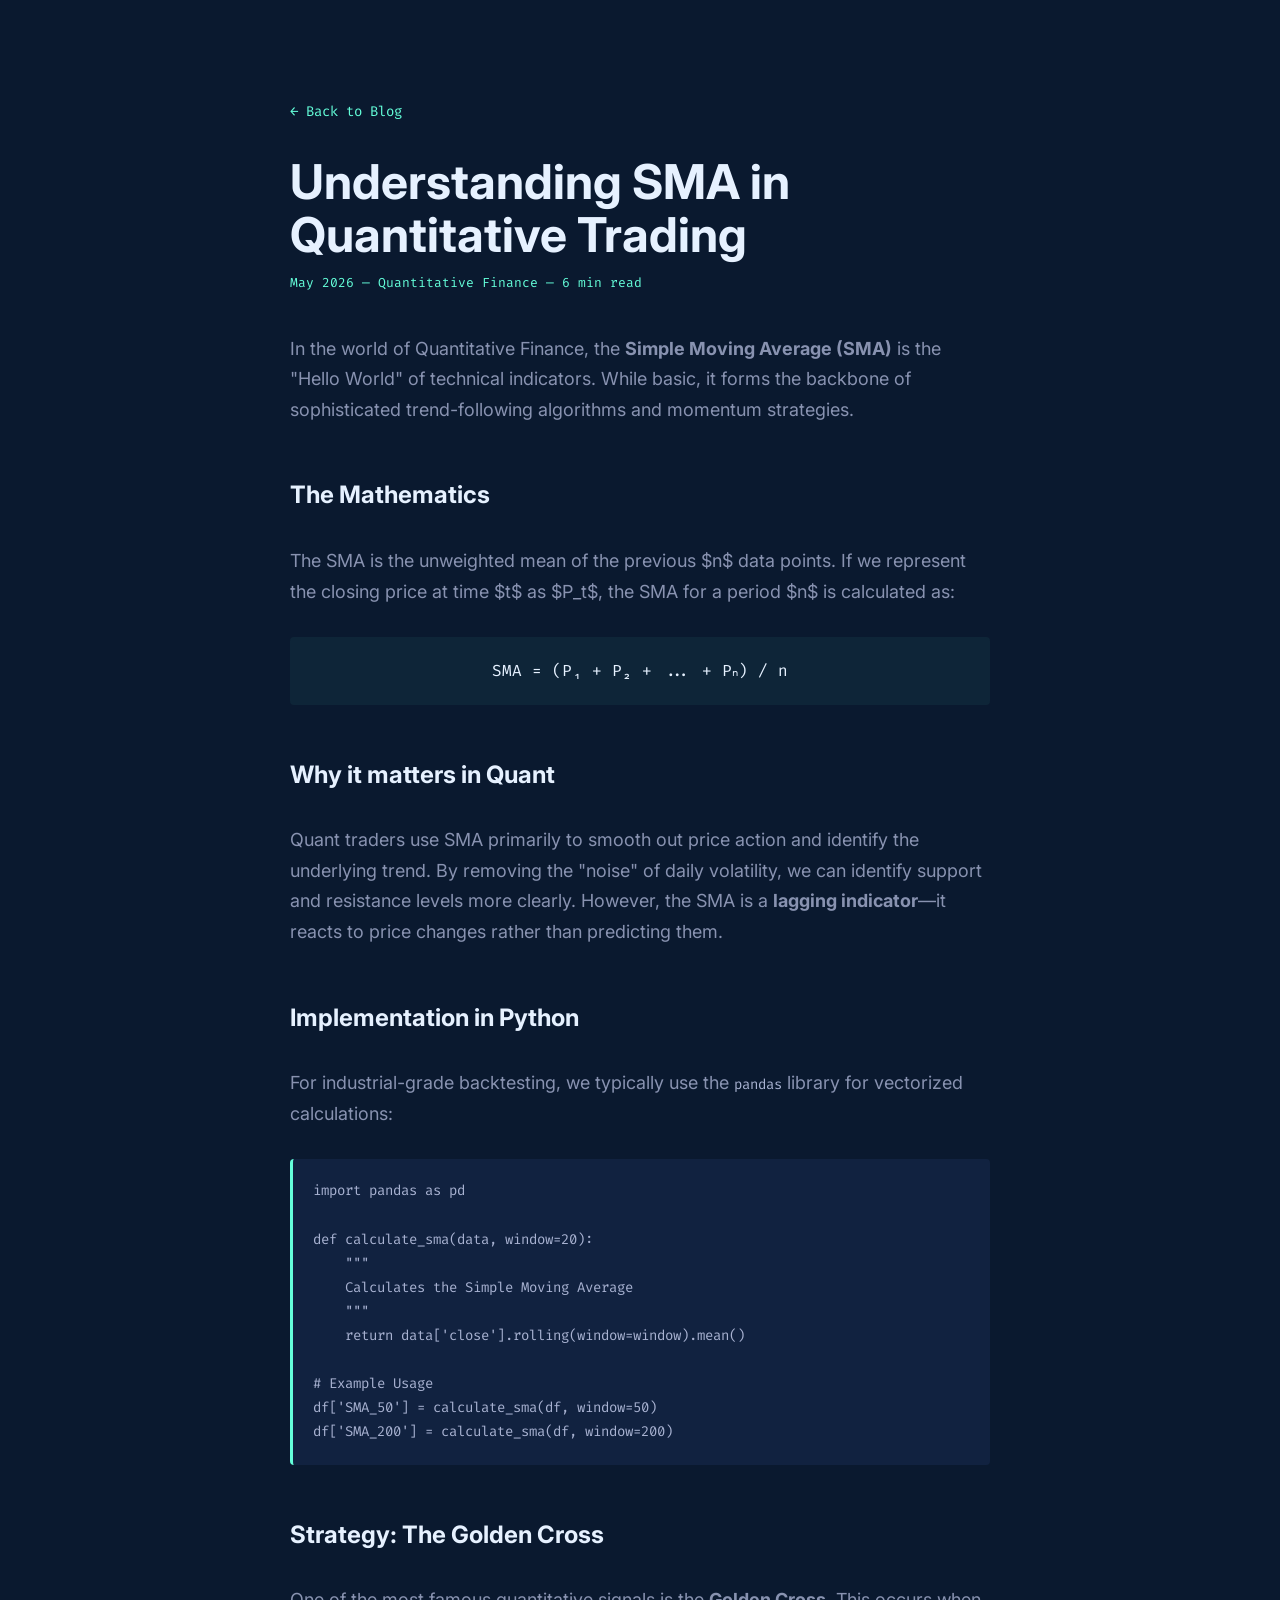
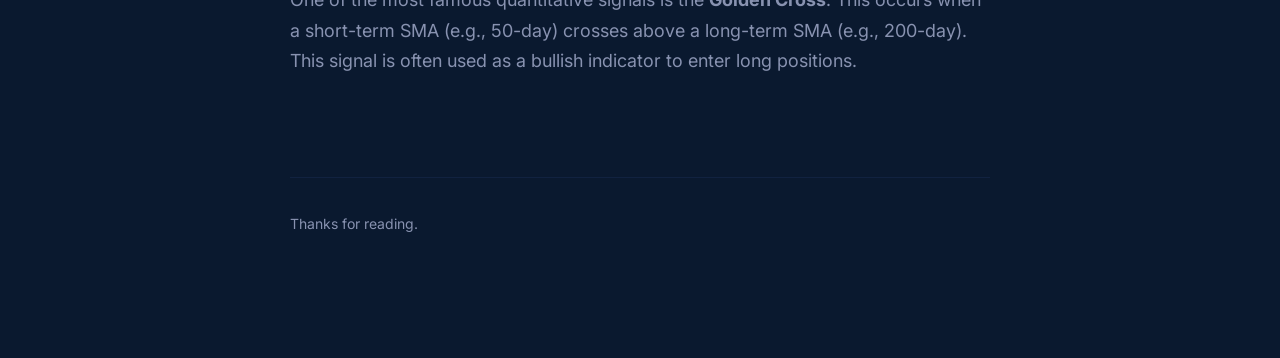
<file: blog/sma_indicator.html>
<!DOCTYPE html>
<html lang="en">
<head>
    <link rel="icon" type="image/png" href="../resource/favicon.ico">
    <meta charset="UTF-8">
    <meta name="viewport" content="width=device-width, initial-scale=1.0">
    <title>SMA Indicator in Quant | Gobi's Blog</title>
    <link href="https://fonts.googleapis.com/css2?family=Inter:wght@300;400;600;700&family=Fira+Code:wght@400;500&display=swap" rel="stylesheet">
    <style>
        :root {
            --navy: #0a192f;
            --light-navy: #112240;
            --slate: #8892b0;
            --light-slate: #a8b2d1;
            --white: #e6f1ff;
            --green: #64ffda;
            --font-sans: 'Inter', sans-serif;
            --font-mono: 'Fira Code', monospace;
        }

        body {
            background-color: var(--navy);
            color: var(--slate);
            font-family: var(--font-sans);
            margin: 0;
            padding: 100px 20px;
            line-height: 1.7;
        }

        .blog-container {
            max-width: 700px;
            margin: 0 auto;
        }

        .back-link {
            color: var(--green);
            font-family: var(--font-mono);
            text-decoration: none;
            font-size: 14px;
            display: block;
            margin-bottom: 30px;
        }

        h1 { color: var(--white); font-size: clamp(30px, 5vw, 48px); line-height: 1.1; margin-bottom: 10px; }
        .metadata { font-family: var(--font-mono); font-size: 13px; color: var(--green); margin-bottom: 40px; }

        h2 { color: var(--white); margin-top: 50px; border-bottom: 1px solid var(--lightest-navy); padding-bottom: 10px; }
        p { margin-bottom: 25px; font-size: 18px; }

        /* Code Block Styling */
        pre {
            background-color: var(--light-navy);
            padding: 20px;
            border-radius: 4px;
            overflow-x: auto;
            border-left: 3px solid var(--green);
            margin: 30px 0;
        }
        code { font-family: var(--font-mono); color: var(--light-slate); font-size: 14px; }

        .math-box {
            background: rgba(100, 255, 218, 0.05);
            padding: 20px;
            border-radius: 4px;
            text-align: center;
            color: var(--white);
            font-family: var(--font-mono);
            margin: 30px 0;
        }
    </style>
</head>
<body>

    <div class="blog-container">
        <a href="../index.html#blog" class="back-link">← Back to Blog</a>
        
        <header>
            <h1>Understanding SMA in Quantitative Trading</h1>
            <div class="metadata">May 2026 — Quantitative Finance — 6 min read</div>
        </header>

        <section class="content">
            <p>In the world of Quantitative Finance, the <strong>Simple Moving Average (SMA)</strong> is the "Hello World" of technical indicators. While basic, it forms the backbone of sophisticated trend-following algorithms and momentum strategies.</p>

            <h2>The Mathematics</h2>
            <p>The SMA is the unweighted mean of the previous $n$ data points. If we represent the closing price at time $t$ as $P_t$, the SMA for a period $n$ is calculated as:</p>
            
            <div class="math-box">
                SMA = (P₁ + P₂ + ... + Pₙ) / n
            </div>

            <h2>Why it matters in Quant</h2>
            <p>Quant traders use SMA primarily to smooth out price action and identify the underlying trend. By removing the "noise" of daily volatility, we can identify support and resistance levels more clearly. However, the SMA is a <strong>lagging indicator</strong>—it reacts to price changes rather than predicting them.</p>

            <h2>Implementation in Python</h2>
            <p>For industrial-grade backtesting, we typically use the <code>pandas</code> library for vectorized calculations:</p>

            <pre><code>import pandas as pd

def calculate_sma(data, window=20):
    """
    Calculates the Simple Moving Average
    """
    return data['close'].rolling(window=window).mean()

# Example Usage
df['SMA_50'] = calculate_sma(df, window=50)
df['SMA_200'] = calculate_sma(df, window=200)</code></pre>

            <h2>Strategy: The Golden Cross</h2>
            <p>One of the most famous quantitative signals is the <strong>Golden Cross</strong>. This occurs when a short-term SMA (e.g., 50-day) crosses above a long-term SMA (e.g., 200-day). This signal is often used as a bullish indicator to enter long positions.</p>
        </section>

        <footer style="margin-top: 100px; border-top: 1px solid var(--light-navy); padding-top: 20px;">
            <p style="font-size: 14px;">Thanks for reading.</p>
        </footer>
    </div>

</body>
</html>
</file>
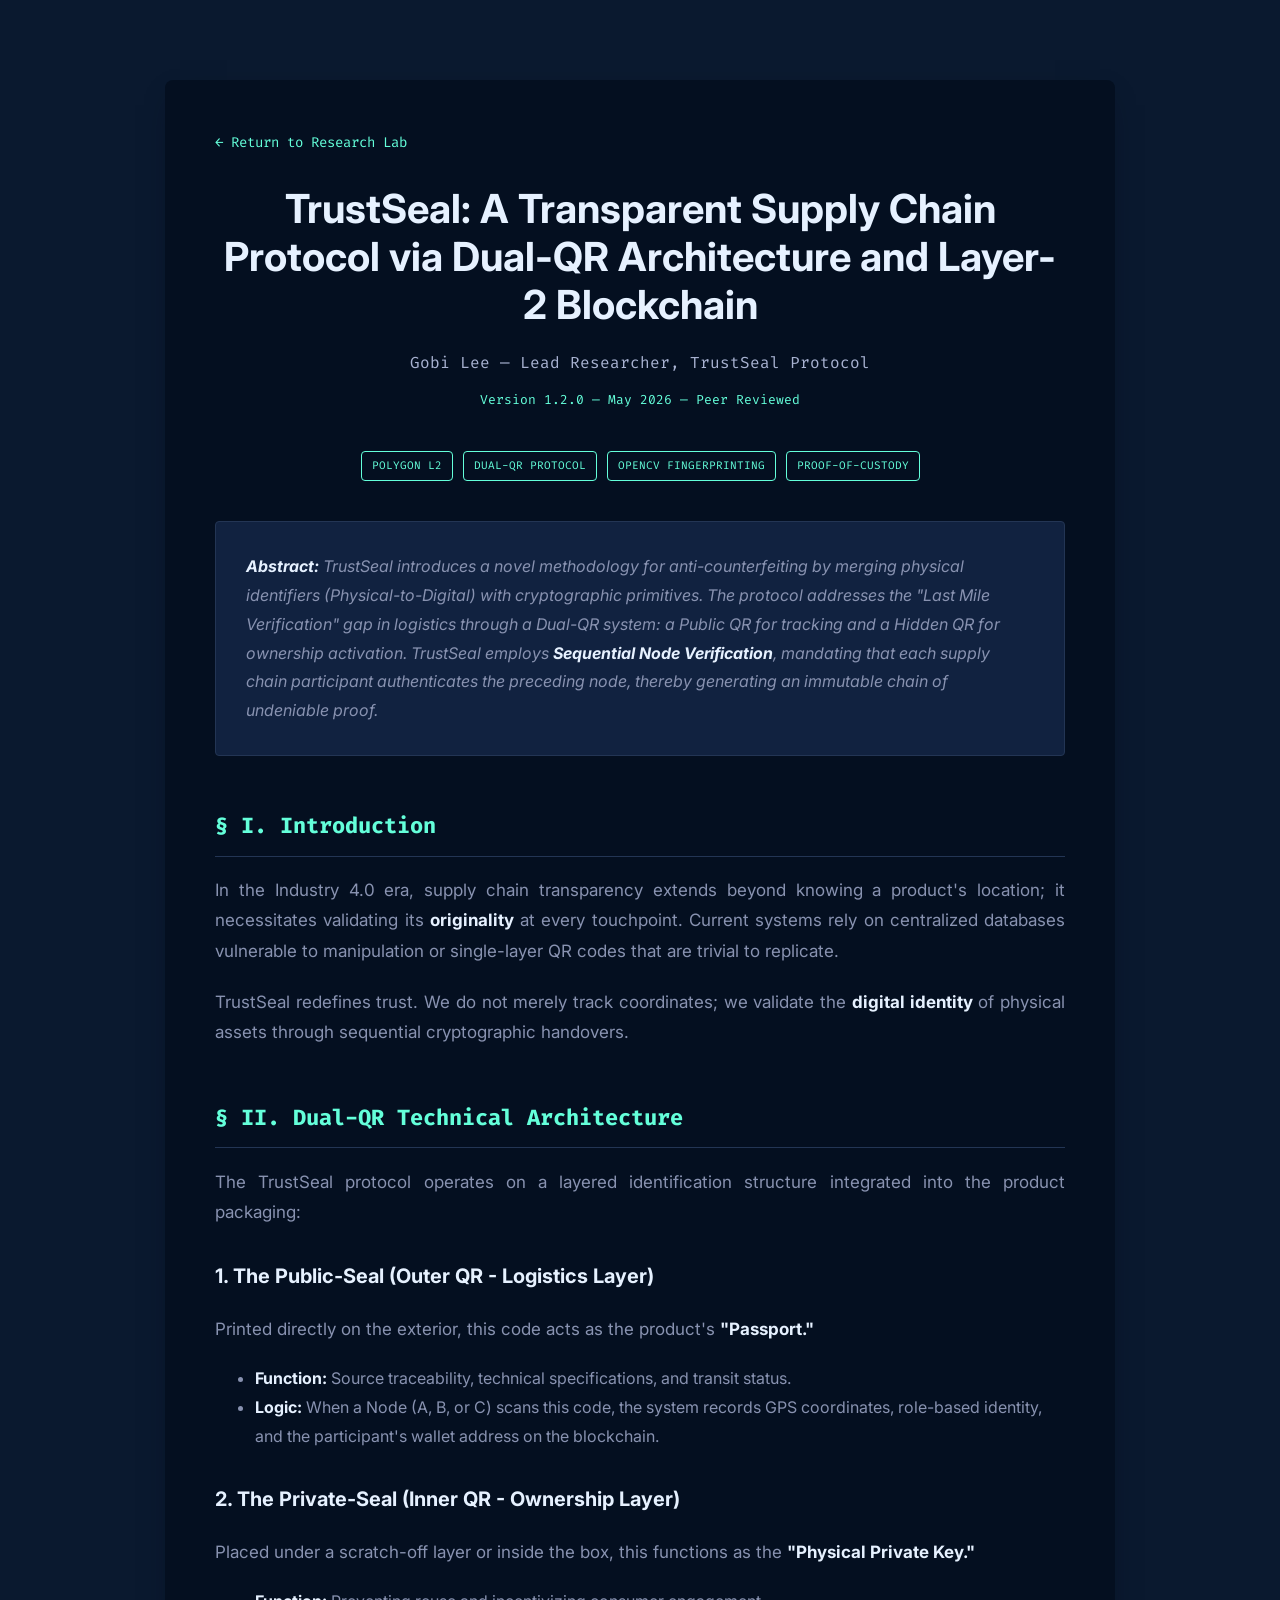
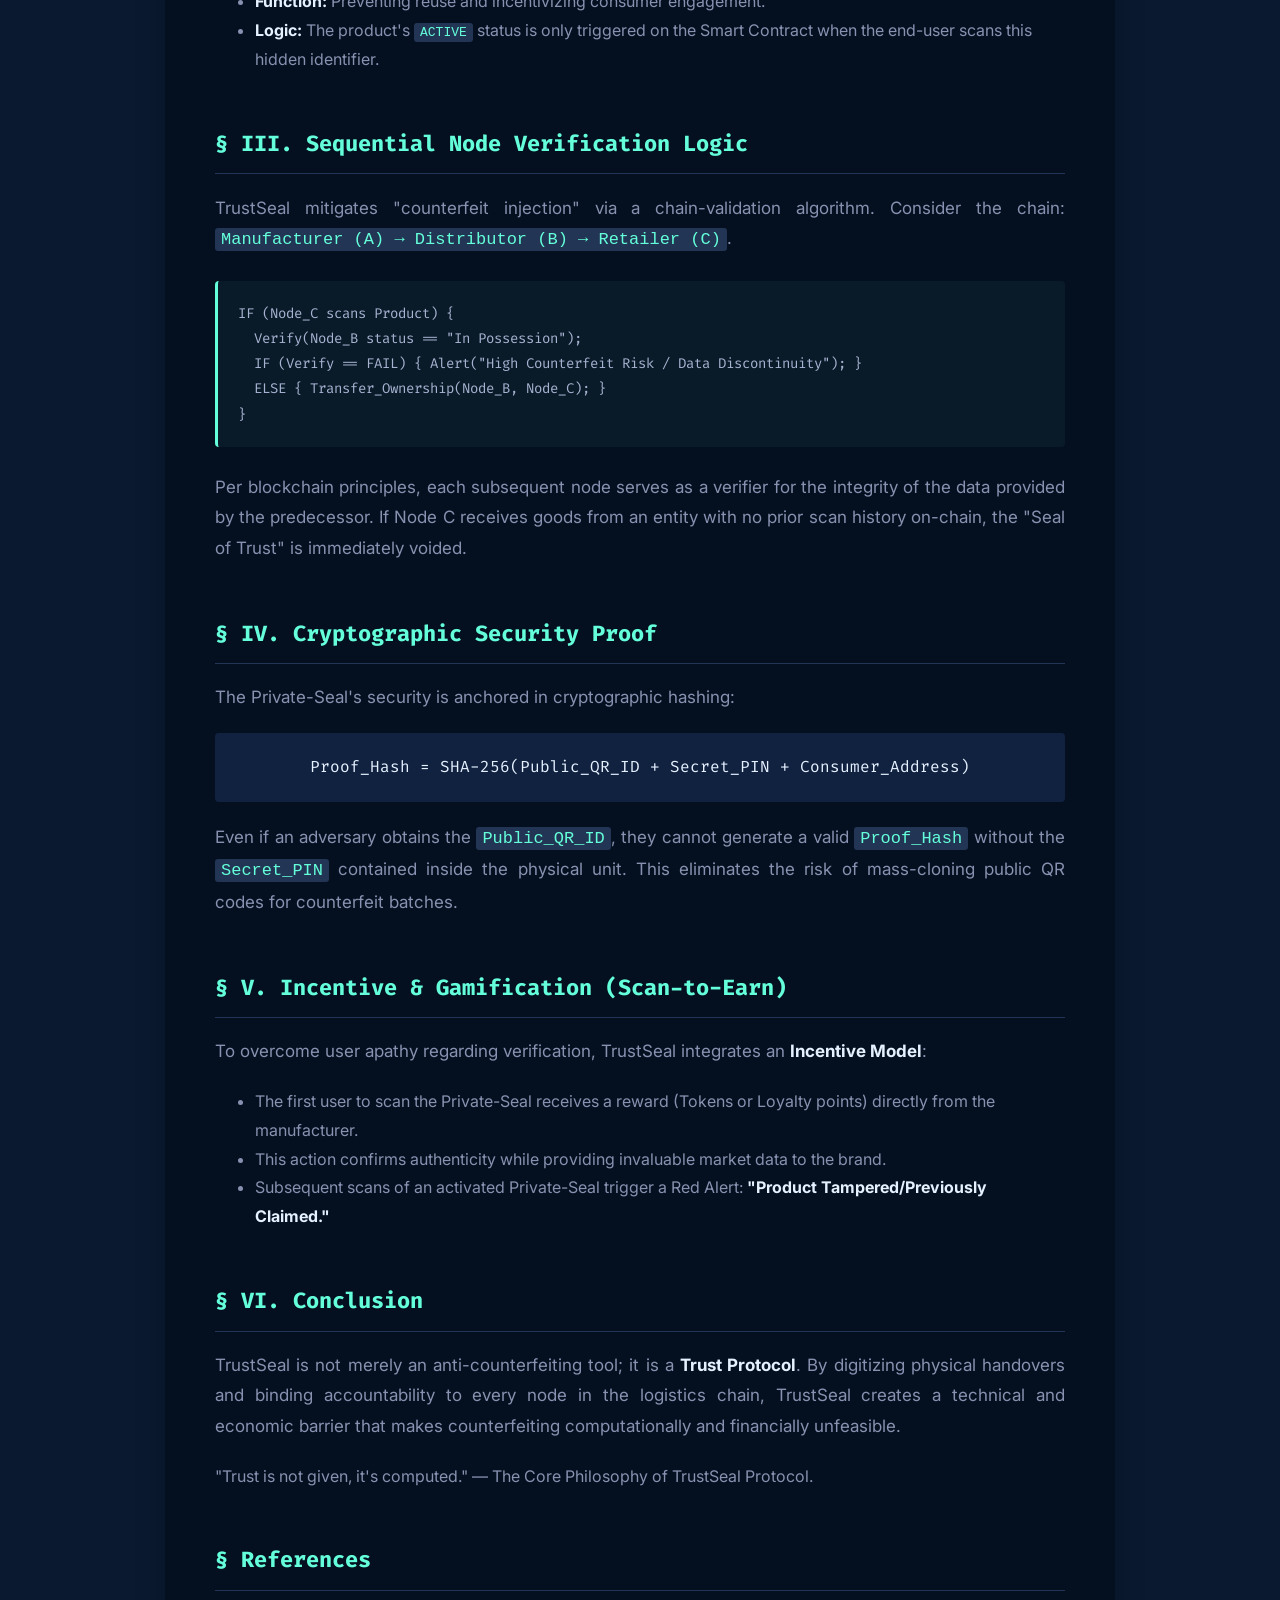
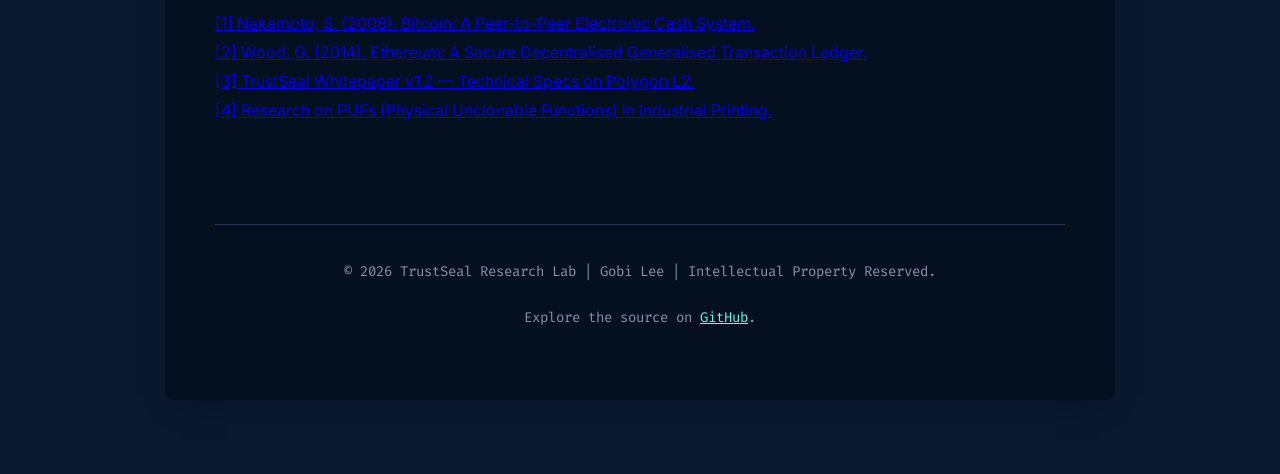
<file: blog/trustseal_protocol.html>
<!DOCTYPE html>
<html lang="en">
<head>
    <link rel="icon" type="image/png" href="../resource/favicon.ico">
    <meta charset="UTF-8">
    <meta name="viewport" content="width=device-width, initial-scale=1.0">
    <title>TrustSeal: Phygital Authentication Protocol on Layer-2 | Gobi Research</title>
    <link href="https://fonts.googleapis.com/css2?family=Inter:wght@300;400;600;700&family=Fira+Code:wght@400;500&display=swap" rel="stylesheet">
    <style>
        :root {
            --navy: #0a192f;
            --light-navy: #112240;
            --lightest-navy: #233554;
            --slate: #8892b0;
            --light-slate: #a8b2d1;
            --white: #e6f1ff;
            --green: #64ffda;
            --font-sans: 'Inter', sans-serif;
            --font-mono: 'Fira Code', monospace;
        }

        body {
            background-color: var(--navy);
            color: var(--slate);
            font-family: var(--font-sans);
            margin: 0;
            padding: 80px 20px;
            line-height: 1.8;
        }

        .paper-container { max-width: 850px; margin: 0 auto; background: rgba(2, 12, 27, 0.7); padding: 50px; border-radius: 8px; box-shadow: 0 10px 30px -15px rgba(2,12,27,0.7); }

        .abstract {
            background: var(--light-navy);
            padding: 30px;
            border-radius: 4px;
            border: 1px solid var(--lightest-navy);
            margin: 40px 0;
            font-style: italic;
        }

        .back-link {
            color: var(--green);
            font-family: var(--font-mono);
            text-decoration: none;
            font-size: 14px;
            display: block;
            margin-bottom: 30px;
        }

        h1 { color: var(--white); font-size: clamp(28px, 5vw, 40px); line-height: 1.2; margin-bottom: 20px; text-align: center; }
        .authors { text-align: center; font-family: var(--font-mono); color: var(--light-slate); margin-bottom: 10px; }
        .metadata { text-align: center; font-family: var(--font-mono); font-size: 13px; color: var(--green); margin-bottom: 40px; }

        h2 { color: var(--green); font-family: var(--font-mono); font-size: 22px; margin-top: 50px; border-bottom: 1px solid var(--lightest-navy); padding-bottom: 10px; }
        h2::before { content: "§ "; }
        
        h3 { color: var(--white); margin-top: 30px; font-size: 20px; }
        
        p { margin-bottom: 20px; font-size: 17px; text-align: justify; }

        .tech-stack { display: flex; flex-wrap: wrap; gap: 10px; justify-content: center; margin: 20px 0; }
        .tech-tag { font-family: var(--font-mono); font-size: 11px; color: var(--green); border: 1px solid var(--green); padding: 4px 10px; border-radius: 4px; }

        .logic-box {
            background: rgba(100, 255, 218, 0.05);
            padding: 20px;
            border-radius: 4px;
            border-left: 3px solid var(--green);
            margin: 25px 0;
            font-family: var(--font-mono);
            font-size: 14px;
            color: var(--light-slate);
        }

        .formula { text-align: center; padding: 20px; color: var(--white); font-family: var(--font-mono); background: var(--light-navy); border-radius: 4px; margin: 20px 0; }

        footer { margin-top: 100px; padding-top: 40px; border-top: 1px solid var(--lightest-navy); text-align: center; font-family: var(--font-mono); font-size: 13px; }
        
        strong { color: var(--white); }
        code { color: var(--green); background: var(--lightest-navy); padding: 2px 6px; border-radius: 3px; }
    </style>
</head>
<body>

    <div class="paper-container">
        <a href="../index.html" class="back-link">← Return to Research Lab</a>
        
        <header>
            <h1>TrustSeal: A Transparent Supply Chain Protocol via Dual-QR Architecture and Layer-2 Blockchain</h1>
            <div class="authors">Gobi Lee — Lead Researcher, TrustSeal Protocol</div>
            <div class="metadata">Version 1.2.0 — May 2026 — Peer Reviewed</div>
            
            <div class="tech-stack">
                <span class="tech-tag">POLYGON L2</span>
                <span class="tech-tag">DUAL-QR PROTOCOL</span>
                <span class="tech-tag">OPENCV FINGERPRINTING</span>
                <span class="tech-tag">PROOF-OF-CUSTODY</span>
            </div>
        </header>

        <section class="abstract">
            <strong>Abstract:</strong> TrustSeal introduces a novel methodology for anti-counterfeiting by merging physical identifiers (Physical-to-Digital) with cryptographic primitives. The protocol addresses the "Last Mile Verification" gap in logistics through a Dual-QR system: a Public QR for tracking and a Hidden QR for ownership activation. TrustSeal employs <strong>Sequential Node Verification</strong>, mandating that each supply chain participant authenticates the preceding node, thereby generating an immutable chain of undeniable proof.
        </section>

        <section class="content">
            <h2>I. Introduction</h2>
            <p>In the Industry 4.0 era, supply chain transparency extends beyond knowing a product's location; it necessitates validating its <strong>originality</strong> at every touchpoint. Current systems rely on centralized databases vulnerable to manipulation or single-layer QR codes that are trivial to replicate.</p>
            <p>TrustSeal redefines trust. We do not merely track coordinates; we validate the <strong>digital identity</strong> of physical assets through sequential cryptographic handovers.</p>

            <h2>II. Dual-QR Technical Architecture</h2>
            <p>The TrustSeal protocol operates on a layered identification structure integrated into the product packaging:</p>

            <h3>1. The Public-Seal (Outer QR - Logistics Layer)</h3>
            <p>Printed directly on the exterior, this code acts as the product's <strong>"Passport."</strong></p>
            <ul>
                <li><strong>Function:</strong> Source traceability, technical specifications, and transit status.</li>
                <li><strong>Logic:</strong> When a Node (A, B, or C) scans this code, the system records GPS coordinates, role-based identity, and the participant's wallet address on the blockchain.</li>
            </ul>

            <h3>2. The Private-Seal (Inner QR - Ownership Layer)</h3>
            <p>Placed under a scratch-off layer or inside the box, this functions as the <strong>"Physical Private Key."</strong></p>
            <ul>
                <li><strong>Function:</strong> Preventing reuse and incentivizing consumer engagement.</li>
                <li><strong>Logic:</strong> The product's <code>ACTIVE</code> status is only triggered on the Smart Contract when the end-user scans this hidden identifier.</li>
            </ul>

            <h2>III. Sequential Node Verification Logic</h2>
            <p>TrustSeal mitigates "counterfeit injection" via a chain-validation algorithm. Consider the chain: <code>Manufacturer (A) → Distributor (B) → Retailer (C)</code>.</p>
            
            <div class="logic-box">
                IF (Node_C scans Product) {<br>
                &nbsp;&nbsp;Verify(Node_B status == "In Possession");<br>
                &nbsp;&nbsp;IF (Verify == FAIL) { Alert("High Counterfeit Risk / Data Discontinuity"); }<br>
                &nbsp;&nbsp;ELSE { Transfer_Ownership(Node_B, Node_C); }<br>
                }
            </div>
            
            <p>Per blockchain principles, each subsequent node serves as a verifier for the integrity of the data provided by the predecessor. If Node C receives goods from an entity with no prior scan history on-chain, the "Seal of Trust" is immediately voided.</p>

            <h2>IV. Cryptographic Security Proof</h2>
            <p>The Private-Seal's security is anchored in cryptographic hashing:</p>
            <div class="formula">
                Proof_Hash = SHA-256(Public_QR_ID + Secret_PIN + Consumer_Address)
            </div>
            <p>Even if an adversary obtains the <code>Public_QR_ID</code>, they cannot generate a valid <code>Proof_Hash</code> without the <code>Secret_PIN</code> contained inside the physical unit. This eliminates the risk of mass-cloning public QR codes for counterfeit batches.</p>

            <h2>V. Incentive & Gamification (Scan-to-Earn)</h2>
            <p>To overcome user apathy regarding verification, TrustSeal integrates an <strong>Incentive Model</strong>:</p>
            <ul>
                <li>The first user to scan the Private-Seal receives a reward (Tokens or Loyalty points) directly from the manufacturer.</li>
                <li>This action confirms authenticity while providing invaluable market data to the brand.</li>
                <li>Subsequent scans of an activated Private-Seal trigger a Red Alert: <strong>"Product Tampered/Previously Claimed."</strong></li>
            </ul>

            <h2>VI. Conclusion</h2>
            <p>TrustSeal is not merely an anti-counterfeiting tool; it is a <strong>Trust Protocol</strong>. By digitizing physical handovers and binding accountability to every node in the logistics chain, TrustSeal creates a technical and economic barrier that makes counterfeiting computationally and financially unfeasible.</p>

            <div class="highlight-box">
                "Trust is not given, it's computed." — The Core Philosophy of TrustSeal Protocol.
            </div>

            <div class="reference-section">
                <h2>References</h2>
                <a href="#" class="ref-link"><span>[1]</span> Nakamoto, S. (2008). Bitcoin: A Peer-to-Peer Electronic Cash System.</a><br>
                <a href="#" class="ref-link"><span>[2]</span> Wood, G. (2014). Ethereum: A Secure Decentralised Generalised Transaction Ledger.</a><br>
                <a href="#" class="ref-link"><span>[3]</span> TrustSeal Whitepaper v1.2 — Technical Specs on Polygon L2.</a><br>
                <a href="#" class="ref-link"><span>[4]</span> Research on PUFs (Physical Unclonable Functions) in Industrial Printing.</a><br>
            </div>
        </section>
            
        <footer style="margin-top: 100px; border-top: 1px solid var(--lightest-navy); padding-top: 20px;">
            <p style="font-size: 14px; text-align: center;">© 2026 TrustSeal Research Lab | Gobi Lee | Intellectual Property Reserved.</p>
            <p style="font-size: 14px; text-align: center;">Explore the source on <a href="https://github.com/Gobiilee" style="color: var(--green);">GitHub</a>.</p>
        </footer>
    </div>

</body>
</html>
</file>
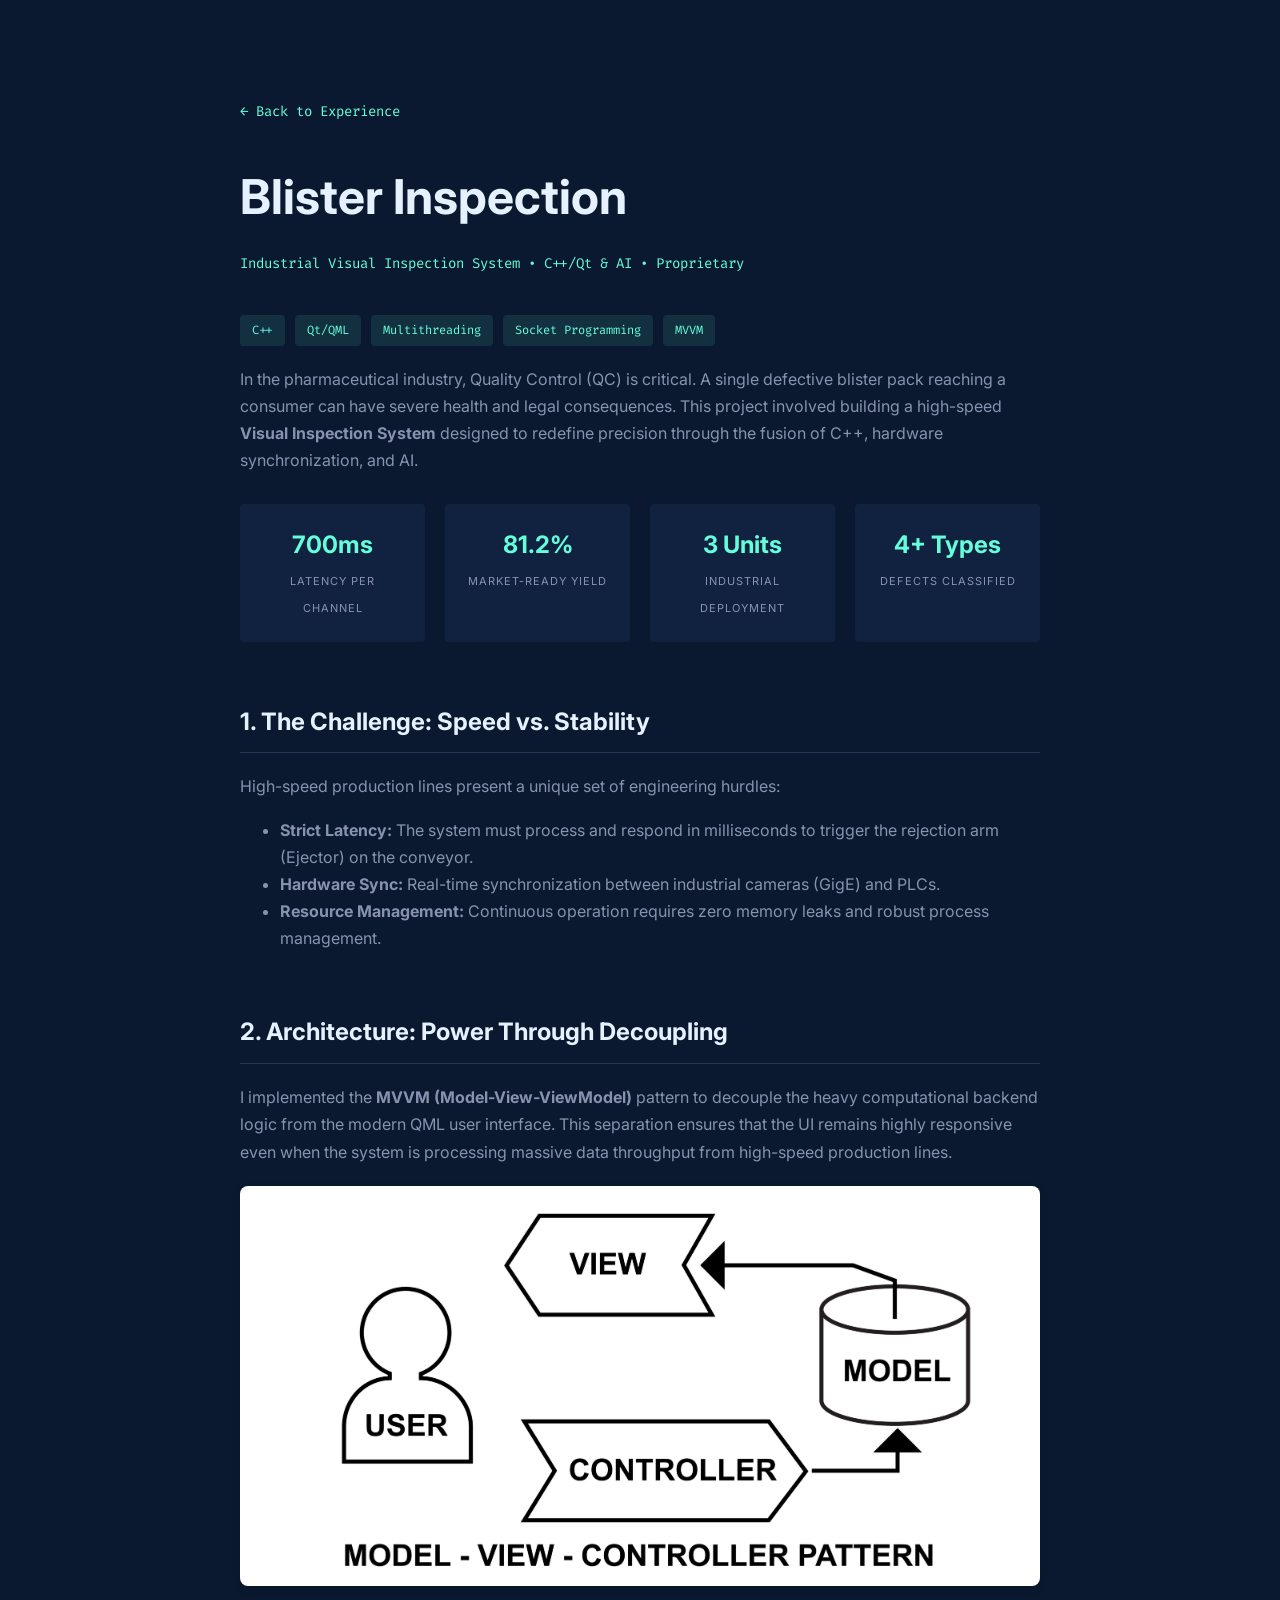
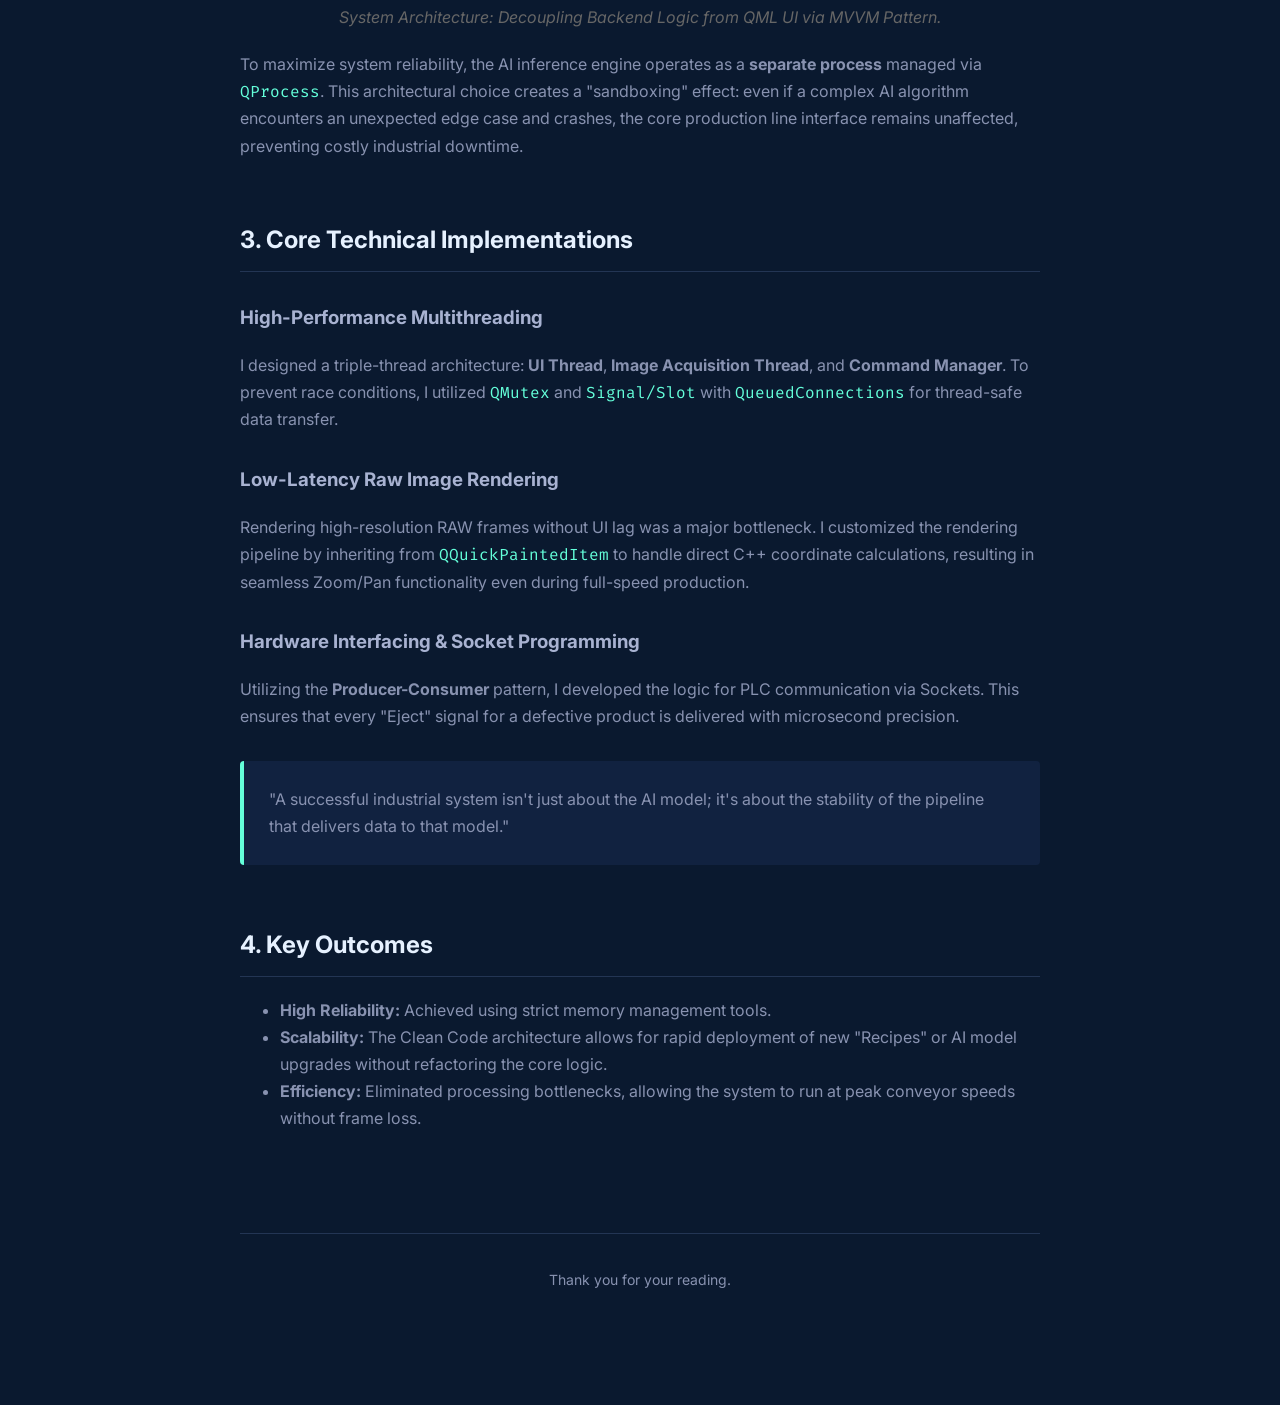
<file: experience/blister.html>
<!DOCTYPE html>
<html lang="en">
<head>
    <link rel="icon" type="image/png" href="../resource/favicon.ico">
    <meta charset="UTF-8">
    <meta name="viewport" content="width=device-width, initial-scale=1.0">
    <title>Blister Inspection | Industrial Case Study</title>
    <link href="https://fonts.googleapis.com/css2?family=Inter:wght@300;400;600;700&family=Fira+Code:wght@400;500&display=swap" rel="stylesheet">
    <style>
        :root {
            --navy: #0a192f;
            --light-navy: #112240;
            --lightest-navy: #233554;
            --slate: #8892b0;
            --light-slate: #a8b2d1;
            --white: #e6f1ff;
            --green: #64ffda;
            --font-sans: 'Inter', sans-serif;
            --font-mono: 'Fira Code', monospace;
        }

        body {
            background-color: var(--navy);
            color: var(--slate);
            font-family: var(--font-sans);
            margin: 0;
            padding: 100px 20px;
            line-height: 1.7;
        }

        .container { max-width: 800px; margin: 0 auto; }

        .back-link {
            color: var(--green);
            font-family: var(--font-mono);
            text-decoration: none;
            font-size: 14px;
            display: block;
            margin-bottom: 30px;
        }

        h1 { color: var(--white); font-size: clamp(32px, 5vw, 48px); margin-bottom: 10px; }
        .project-meta { font-family: var(--font-mono); color: var(--green); margin-bottom: 40px; font-size: 14px; }

        h2 { color: var(--white); margin-top: 60px; border-bottom: 1px solid var(--lightest-navy); padding-bottom: 10px; }
        h3 { color: var(--light-slate); margin-top: 30px; }

        .highlight-box {
            background: var(--light-navy);
            padding: 25px;
            border-radius: 4px;
            border-left: 4px solid var(--green);
            margin: 30px 0;
        }

        .tech-list {
            display: flex;
            flex-wrap: wrap;
            gap: 10px;
            list-style: none;
            padding: 0;
            margin: 20px 0;
        }

        .tech-item {
            font-family: var(--font-mono);
            font-size: 12px;
            color: var(--green);
            background: rgba(100, 255, 218, 0.1);
            padding: 5px 12px;
            border-radius: 4px;
        }

        .metric-grid {
            display: grid;
            grid-template-columns: repeat(auto-fit, minmax(180px, 1fr));
            gap: 20px;
            margin: 30px 0;
        }

        .metric-card {
            background: var(--light-navy);
            padding: 20px;
            border-radius: 4px;
            text-align: center;
            border: 1px solid transparent;
            transition: 0.3s;
        }

        .metric-value { color: var(--green); font-size: 24px; font-weight: bold; display: block; }
        .metric-label { font-size: 11px; text-transform: uppercase; letter-spacing: 1px; }

        code { color: var(--green); font-family: var(--font-mono); }
    </style>
</head>
<body>

    <div class="container">
        <a href="../index.html#experience" class="back-link">← Back to Experience</a>
        
        <header>
            <h1>Blister Inspection</h1>
            <p class="project-meta">Industrial Visual Inspection System • C++/Qt & AI • Proprietary</p>
            <ul class="tech-list">
                <li class="tech-item">C++</li>
                <li class="tech-item">Qt/QML</li>
                <li class="tech-item">Multithreading</li>
                <li class="tech-item">Socket Programming</li>
                <li class="tech-item">MVVM</li>
            </ul>
        </header>

        <section>
            <p>In the pharmaceutical industry, Quality Control (QC) is critical. A single defective blister pack reaching a consumer can have severe health and legal consequences. This project involved building a high-speed <strong>Visual Inspection System</strong> designed to redefine precision through the fusion of C++, hardware synchronization, and AI.</p>

            <div class="metric-grid">
                <div class="metric-card">
                    <span class="metric-value">700ms</span>
                    <span class="metric-label">Latency per Channel</span>
                </div>
                <div class="metric-card">
                    <span class="metric-value">81.2%</span>
                    <span class="metric-label">Market-Ready Yield</span>
                </div>
                <div class="metric-card">
                    <span class="metric-value">3 Units</span>
                    <span class="metric-label">Industrial Deployment</span>
                </div>
                <div class="metric-card">
                    <span class="metric-value">4+ Types</span>
                    <span class="metric-label">Defects Classified</span>
                </div>
            </div>

            <h2>1. The Challenge: Speed vs. Stability</h2>
            <p>High-speed production lines present a unique set of engineering hurdles:</p>
            <ul>
                <li><strong>Strict Latency:</strong> The system must process and respond in milliseconds to trigger the rejection arm (Ejector) on the conveyor.</li>
                <li><strong>Hardware Sync:</strong> Real-time synchronization between industrial cameras (GigE) and PLCs.</li>
                <li><strong>Resource Management:</strong> Continuous operation requires zero memory leaks and robust process management.</li>
            </ul>

            <section>
                <h2>2. Architecture: Power Through Decoupling</h2>
                <p>
                    I implemented the <strong>MVVM (Model-View-ViewModel)</strong> pattern to decouple the heavy computational backend logic from the modern QML user interface. 
                    This separation ensures that the UI remains highly responsive even when the system is processing massive data throughput from high-speed production lines.
                </p>

                <figure style="text-align: center; margin: 20px 0;">
                    <img src="img\MVVM.png" alt="MVVM System Architecture" style="max-width: 100%; height: auto; border-radius: 8px; box-shadow: 0 4px 8px rgba(0,0,0,0.1);">
                    <figcaption style="margin-top: 10px; font-style: italic; color: #666;">
                        System Architecture: Decoupling Backend Logic from QML UI via MVVM Pattern.
                    </figcaption>
                </figure>

                <p>
                    To maximize system reliability, the AI inference engine operates as a <strong>separate process</strong> managed via <code>QProcess</code>. 
                    This architectural choice creates a "sandboxing" effect: even if a complex AI algorithm encounters an unexpected edge case and crashes, the core production line interface remains unaffected, preventing costly industrial downtime.
                </p>

            </section>
            <h2>3. Core Technical Implementations</h2>
            
            <h3>High-Performance Multithreading</h3>
            <p>I designed a triple-thread architecture: <strong>UI Thread</strong>, <strong>Image Acquisition Thread</strong>, and <strong>Command Manager</strong>. To prevent race conditions, I utilized <code>QMutex</code> and <code>Signal/Slot</code> with <code>QueuedConnections</code> for thread-safe data transfer.</p>

            <h3>Low-Latency Raw Image Rendering</h3>
            <p>Rendering high-resolution RAW frames without UI lag was a major bottleneck. I customized the rendering pipeline by inheriting from <code>QQuickPaintedItem</code> to handle direct C++ coordinate calculations, resulting in seamless Zoom/Pan functionality even during full-speed production.</p>

            <h3>Hardware Interfacing & Socket Programming</h3>
            <p>Utilizing the <strong>Producer-Consumer</strong> pattern, I developed the logic for PLC communication via Sockets. This ensures that every "Eject" signal for a defective product is delivered with microsecond precision.</p>

            <div class="highlight-box">
                "A successful industrial system isn't just about the AI model; it's about the stability of the pipeline that delivers data to that model."
            </div>

            <h2>4. Key Outcomes</h2>
            <ul>
                <li><strong>High Reliability:</strong> Achieved using strict memory management tools.</li>
                <li><strong>Scalability:</strong> The Clean Code architecture allows for rapid deployment of new "Recipes" or AI model upgrades without refactoring the core logic.</li>
                <li><strong>Efficiency:</strong> Eliminated processing bottlenecks, allowing the system to run at peak conveyor speeds without frame loss.</li>
            </ul>
        </section>

        <footer style="margin-top: 100px; border-top: 1px solid var(--lightest-navy); padding-top: 20px;">
            <p style="font-size: 14px; text-align: center;">Thank you for your reading.</p>
        </footer>
    </div>

</body>
</html>
</file>
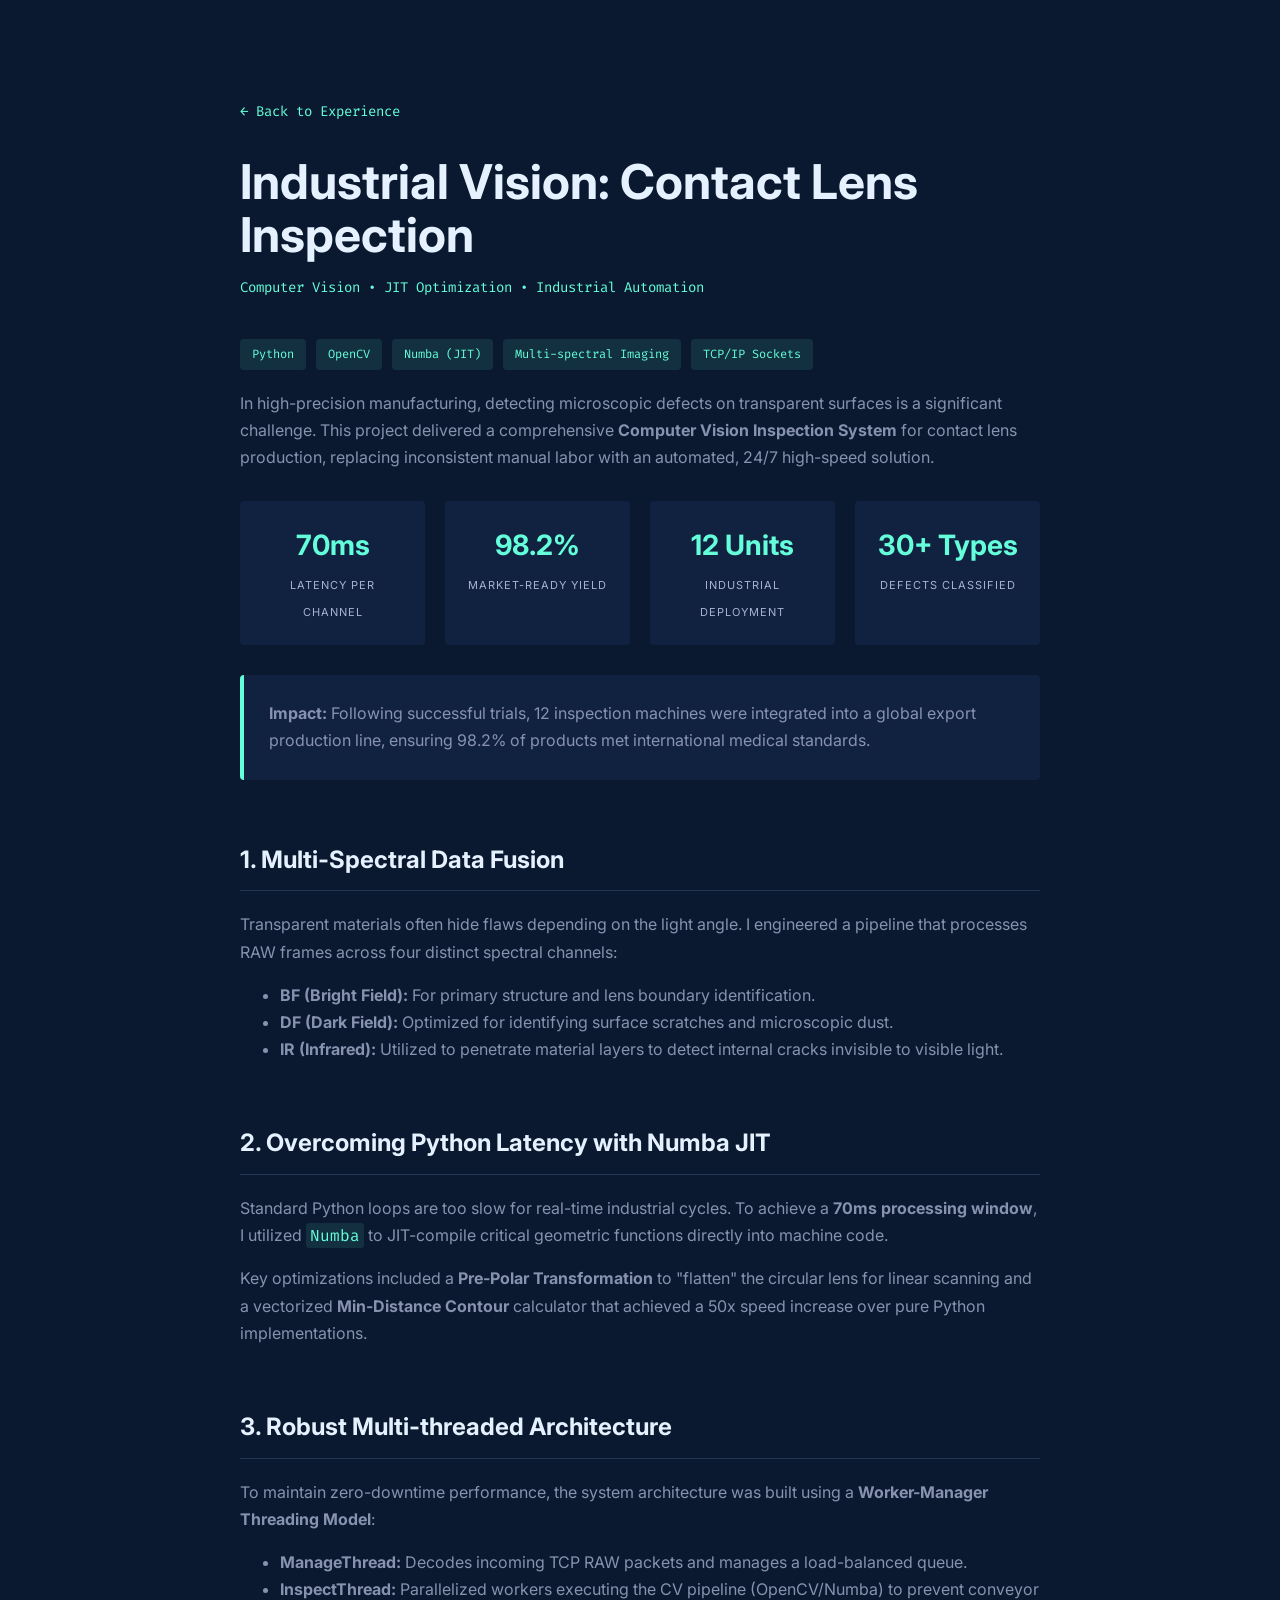
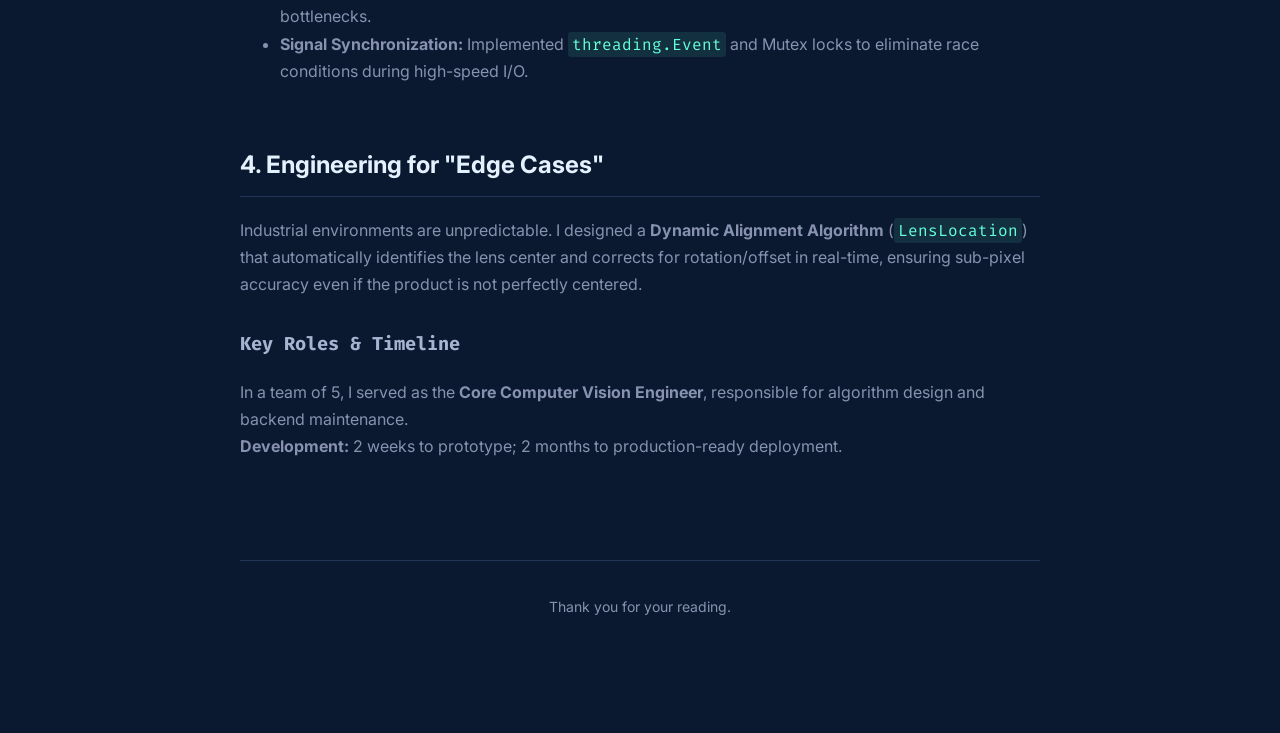
<file: experience/contact_lens.html>
<!DOCTYPE html>
<html lang="en">
<head>
    <link rel="icon" type="image/png" href="resource/favicon.ico">
    <meta charset="UTF-8">
    <meta name="viewport" content="width=device-width, initial-scale=1.0">
    <title>Industrial Vision Inspection: High-Precision Contact Lens QC | Gobi's Portfolio</title>
    <link href="https://fonts.googleapis.com/css2?family=Inter:wght@300;400;600;700&family=Fira+Code:wght@400;500&display=swap" rel="stylesheet">
    <style>
        :root {
            --navy: #0a192f;
            --light-navy: #112240;
            --lightest-navy: #233554;
            --slate: #8892b0;
            --light-slate: #a8b2d1;
            --white: #e6f1ff;
            --green: #64ffda;
            --font-sans: 'Inter', sans-serif;
            --font-mono: 'Fira Code', monospace;
        }

        body {
            background-color: var(--navy);
            color: var(--slate);
            font-family: var(--font-sans);
            margin: 0;
            padding: 100px 20px;
            line-height: 1.7;
        }

        .container { max-width: 800px; margin: 0 auto; }

        .back-link {
            color: var(--green);
            font-family: var(--font-mono);
            text-decoration: none;
            font-size: 14px;
            display: block;
            margin-bottom: 30px;
        }

        h1 { color: var(--white); font-size: clamp(32px, 5vw, 48px); line-height: 1.1; margin-bottom: 10px; }
        .project-meta { font-family: var(--font-mono); color: var(--green); margin-bottom: 40px; font-size: 14px; }

        h2 { color: var(--white); margin-top: 60px; border-bottom: 1px solid var(--lightest-navy); padding-bottom: 10px; }
        h3 { color: var(--light-slate); margin-top: 30px; font-family: var(--font-mono); }

        .highlight-box {
            background: var(--light-navy);
            padding: 25px;
            border-radius: 4px;
            border-left: 4px solid var(--green);
            margin: 30px 0;
        }

        .tech-list {
            display: flex;
            flex-wrap: wrap;
            gap: 10px;
            list-style: none;
            padding: 0;
            margin: 20px 0;
        }

        .tech-item {
            font-family: var(--font-mono);
            font-size: 12px;
            color: var(--green);
            background: rgba(100, 255, 218, 0.1);
            padding: 5px 12px;
            border-radius: 4px;
        }

        .metric-grid {
            display: grid;
            grid-template-columns: repeat(auto-fit, minmax(180px, 1fr));
            gap: 20px;
            margin: 30px 0;
        }

        .metric-card {
            background: var(--light-navy);
            padding: 20px;
            border-radius: 4px;
            text-align: center;
            border: 1px solid transparent;
            transition: 0.3s;
        }

        .metric-card:hover { border-color: var(--green); }
        .metric-value { color: var(--green); font-size: 28px; font-weight: bold; display: block; }
        .metric-label { font-size: 11px; text-transform: uppercase; letter-spacing: 1px; color: var(--light-slate); }

        code { color: var(--green); font-family: var(--font-mono); background: rgba(100,255,218,0.1); padding: 2px 4px; border-radius: 3px;}
    </style>
</head>
<body>

    <div class="container">
        <a href="../index.html#experience" class="back-link">← Back to Experience</a>
        
        <header>
            <h1>Industrial Vision: Contact Lens Inspection</h1>
            <p class="project-meta">Computer Vision • JIT Optimization • Industrial Automation</p>
            <ul class="tech-list">
                <li class="tech-item">Python</li>
                <li class="tech-item">OpenCV</li>
                <li class="tech-item">Numba (JIT)</li>
                <li class="tech-item">Multi-spectral Imaging</li>
                <li class="tech-item">TCP/IP Sockets</li>
            </ul>
        </header>

        <section>
            <p>In high-precision manufacturing, detecting microscopic defects on transparent surfaces is a significant challenge. This project delivered a comprehensive <strong>Computer Vision Inspection System</strong> for contact lens production, replacing inconsistent manual labor with an automated, 24/7 high-speed solution.</p>

            <div class="metric-grid">
                <div class="metric-card">
                    <span class="metric-value">70ms</span>
                    <span class="metric-label">Latency per Channel</span>
                </div>
                <div class="metric-card">
                    <span class="metric-value">98.2%</span>
                    <span class="metric-label">Market-Ready Yield</span>
                </div>
                <div class="metric-card">
                    <span class="metric-value">12 Units</span>
                    <span class="metric-label">Industrial Deployment</span>
                </div>
                <div class="metric-card">
                    <span class="metric-value">30+ Types</span>
                    <span class="metric-label">Defects Classified</span>
                </div>
            </div>

            <div class="highlight-box">
                <strong>Impact:</strong> Following successful trials, 12 inspection machines were integrated into a global export production line, ensuring 98.2% of products met international medical standards.
            </div>

            <h2>1. Multi-Spectral Data Fusion</h2>
            <p>Transparent materials often hide flaws depending on the light angle. I engineered a pipeline that processes RAW frames across four distinct spectral channels:</p>
            <ul>
                <li><strong>BF (Bright Field):</strong> For primary structure and lens boundary identification.</li>
                <li><strong>DF (Dark Field):</strong> Optimized for identifying surface scratches and microscopic dust.</li>
                <li><strong>IR (Infrared):</strong> Utilized to penetrate material layers to detect internal cracks invisible to visible light.</li>
            </ul>

            <h2>2. Overcoming Python Latency with Numba JIT</h2>
            <p>Standard Python loops are too slow for real-time industrial cycles. To achieve a <strong>70ms processing window</strong>, I utilized <code>Numba</code> to JIT-compile critical geometric functions directly into machine code.</p>
            <p>Key optimizations included a <strong>Pre-Polar Transformation</strong> to "flatten" the circular lens for linear scanning and a vectorized <strong>Min-Distance Contour</strong> calculator that achieved a 50x speed increase over pure Python implementations.</p>

            <h2>3. Robust Multi-threaded Architecture</h2>
            <p>To maintain zero-downtime performance, the system architecture was built using a <strong>Worker-Manager Threading Model</strong>:</p>
            <ul>
                <li><strong>ManageThread:</strong> Decodes incoming TCP RAW packets and manages a load-balanced queue.</li>
                <li><strong>InspectThread:</strong> Parallelized workers executing the CV pipeline (OpenCV/Numba) to prevent conveyor bottlenecks.</li>
                <li><strong>Signal Synchronization:</strong> Implemented <code>threading.Event</code> and Mutex locks to eliminate race conditions during high-speed I/O.</li>
            </ul>

            <h2>4. Engineering for "Edge Cases"</h2>
            <p>Industrial environments are unpredictable. I designed a <strong>Dynamic Alignment Algorithm</strong> (<code>LensLocation</code>) that automatically identifies the lens center and corrects for rotation/offset in real-time, ensuring sub-pixel accuracy even if the product is not perfectly centered.</p>

            <h3>Key Roles & Timeline</h3>
            <p>In a team of 5, I served as the <strong>Core Computer Vision Engineer</strong>, responsible for algorithm design and backend maintenance. 
            <br><strong>Development:</strong> 2 weeks to prototype; 2 months to production-ready deployment.</p>
        </section>

        <footer style="margin-top: 100px; border-top: 1px solid var(--lightest-navy); padding-top: 20px;">
            <p style="font-size: 14px; text-align: center;">Thank you for your reading.</p>
        </footer>
    </div>

</body>
</html>
</file>
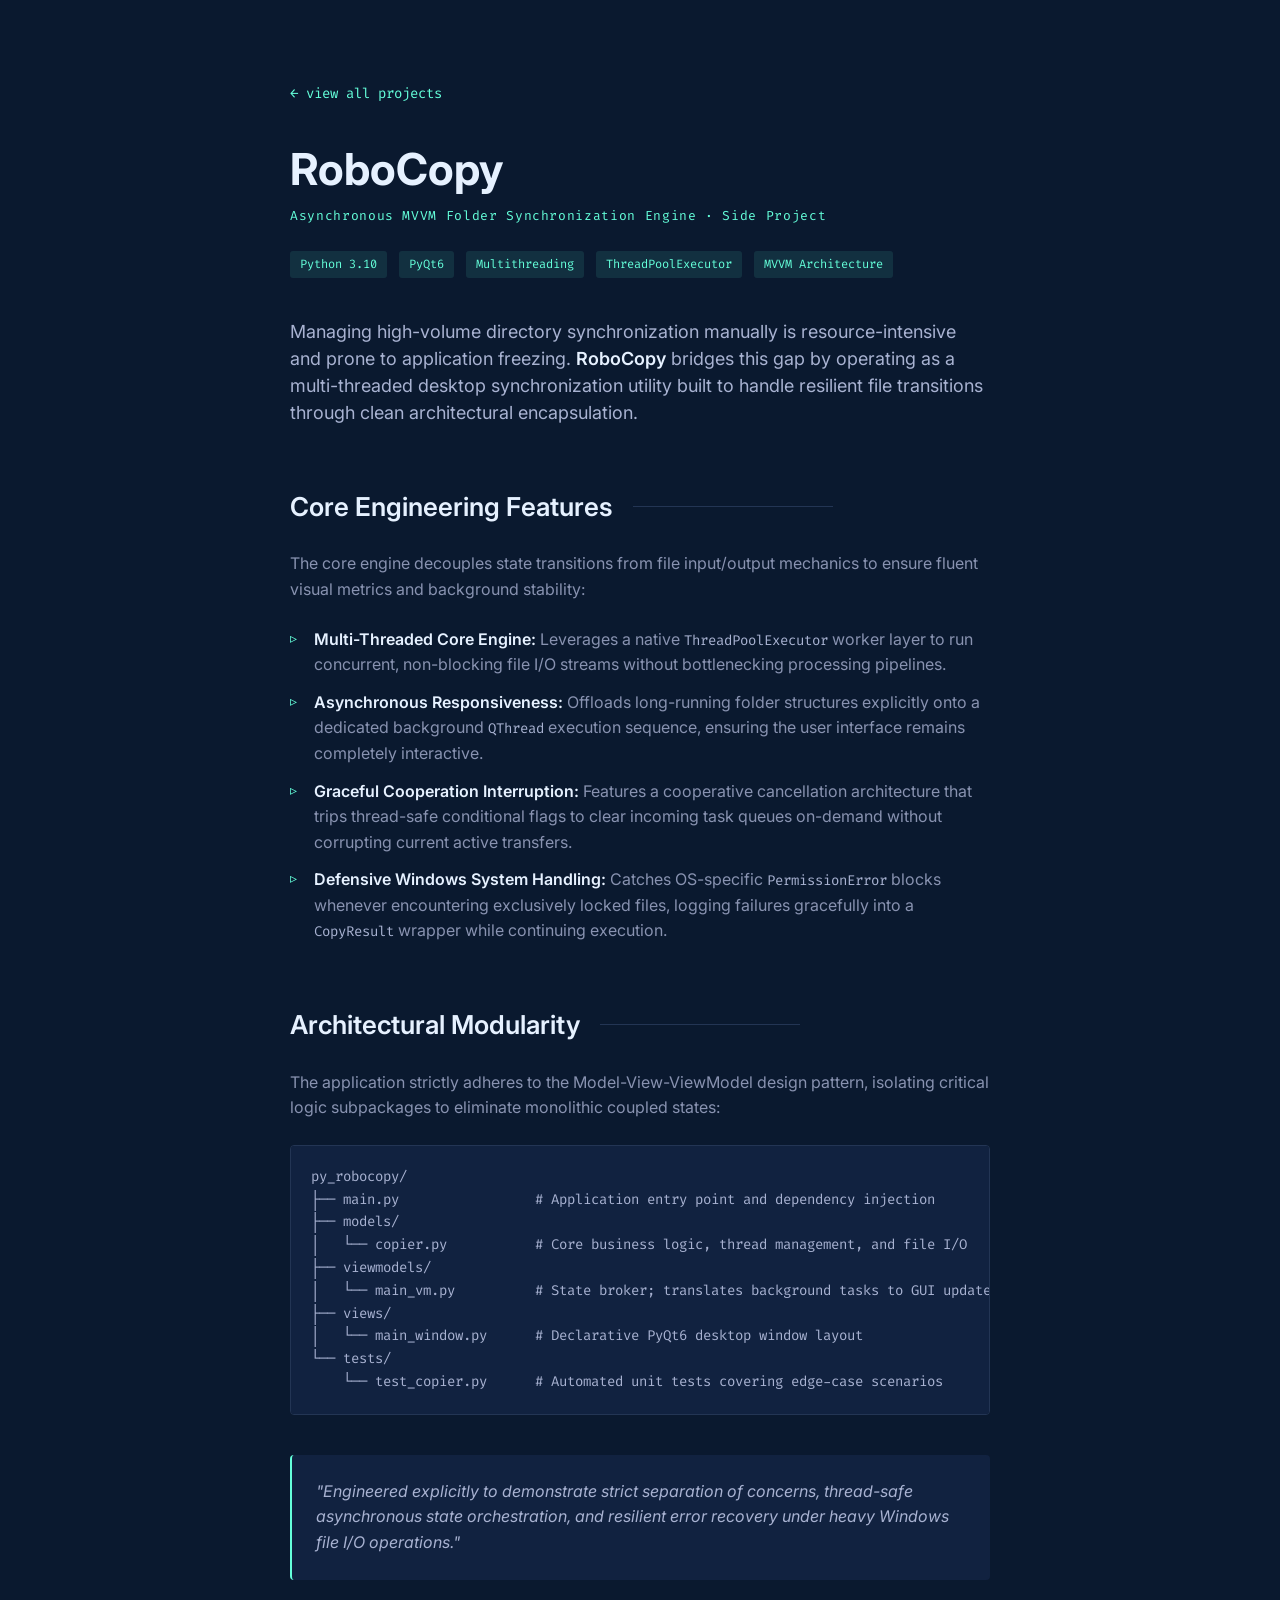
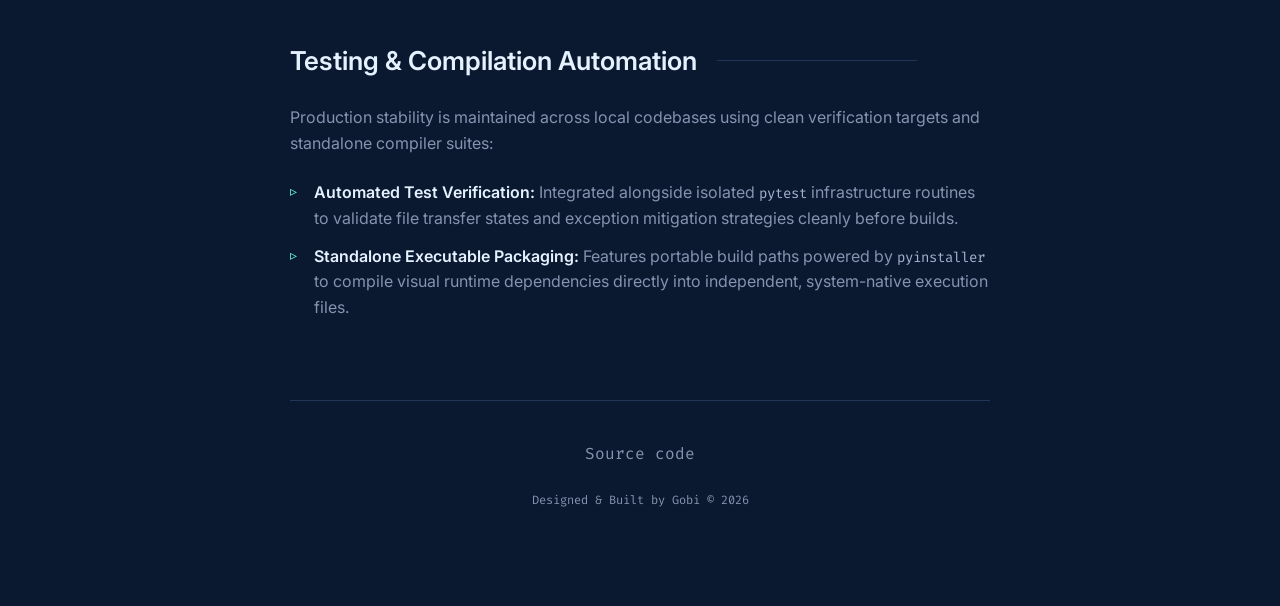
<file: project/robocopy.html>
<!DOCTYPE html>
<html lang="en">
<head>
    <link rel="icon" type="image/png" href="../resource/favicon.ico">
    <meta charset="UTF-8">
    <meta name="viewport" content="width=device-width, initial-scale=1.0">
    <title>RoboCopy | Multi-Threaded Folder Synchronization Case Study</title>
    <link href="https://fonts.googleapis.com/css2?family=Inter:wght@300;400;500;600;700&family=Fira+Code:wght@400;500&display=swap" rel="stylesheet">
    <style>
        :root {
            --navy: #0a192f;
            --light-navy: #112240;
            --lightest-navy: #233554;
            --slate: #8892b0;
            --light-slate: #a8b2d1;
            --white: #e6f1ff;
            --green: #64ffda;
            --green-tint: rgba(100, 255, 218, 0.1);
            --font-sans: 'Inter', sans-serif;
            --font-mono: 'Fira Code', monospace;
            --transition: all 0.25s cubic-bezier(0.645, 0.045, 0.355, 1);
        }

        * {
            box-sizing: border-box;
            margin: 0;
            padding: 0;
        }

        body {
            background-color: var(--navy);
            color: var(--slate);
            font-family: var(--font-sans);
            padding: 80px 24px;
            line-height: 1.6;
            -webkit-font-smoothing: antialiased;
        }

        .container {
            max-width: 700px;
            margin: 0 auto;
        }

        .back-link {
            color: var(--green);
            font-family: var(--font-mono);
            text-decoration: none;
            font-size: 14px;
            display: inline-flex;
            align-items: center;
            margin-bottom: 40px;
            transition: var(--transition);
        }

        .back-link:hover {
            transform: translateX(-5px);
        }

        header {
            margin-bottom: 40px;
        }

        h1 {
            color: var(--white);
            font-size: clamp(32px, 5vw, 44px);
            font-weight: 700;
            line-height: 1.1;
            margin-bottom: 12px;
        }

        .project-meta {
            font-family: var(--font-mono);
            color: var(--green);
            font-size: 13px;
            letter-spacing: 0.05em;
            margin-bottom: 24px;
        }

        .tech-list {
            display: flex;
            flex-wrap: wrap;
            gap: 12px;
            list-style: none;
            margin: 24px 0 0 0;
        }

        .tech-item {
            font-family: var(--font-mono);
            font-size: 12px;
            color: var(--green);
            background: var(--green-tint);
            padding: 4px 10px;
            border-radius: 3px;
        }

        .lead-p {
            color: var(--light-slate);
            font-size: 18px;
            line-height: 1.5;
            margin-bottom: 40px;
        }

        p {
            margin-bottom: 24px;
            font-size: 16px;
        }

        strong {
            color: var(--white);
            font-weight: 600;
        }

        h2 {
            display: flex;
            align-items: center;
            position: relative;
            margin: 60px 0 24px 0;
            width: 100%;
            color: var(--white);
            font-size: clamp(22px, 3vw, 26px);
            font-weight: 600;
        }

        h2::after {
            content: "";
            display: block;
            position: relative;
            width: 200px;
            height: 1px;
            margin-left: 20px;
            background-color: var(--lightest-navy);
        }

        ul {
            list-style: none;
            padding: 0;
            margin-bottom: 24px;
        }

        li.bullet-item {
            position: relative;
            padding-left: 24px;
            margin-bottom: 12px;
            font-size: 16px;
        }

        li.bullet-item::before {
            content: "▹";
            position: absolute;
            left: 0;
            color: var(--green);
            font-size: 14px;
        }

        pre {
            background: var(--light-navy);
            padding: 20px;
            border-radius: 4px;
            border: 1px solid var(--lightest-navy);
            overflow-x: auto;
            margin-bottom: 24px;
        }

        code {
            color: var(--light-slate);
            font-family: var(--font-mono);
            font-size: 14px;
        }

        p code {
            color: var(--green);
            background-color: var(--green-tint);
            padding: 2px 6px;
            border-radius: 3px;
        }

        .highlight-box {
            background: var(--light-navy);
            padding: 24px;
            border-radius: 4px;
            border-left: 2px solid var(--green);
            margin: 40px 0;
            color: var(--light-slate);
            font-style: italic;
        }

        footer {
            margin-top: 80px;
            border-top: 1px solid var(--lightest-navy);
            padding: 40px 0 20px 0;
            text-align: center;
            font-family: var(--font-mono);
            font-size: 12px;
            color: var(--slate);
        }

        footer a {
            color: var(--slate);
            text-decoration: none;
            transition: var(--transition);
        }

        footer a:hover {
            color: var(--green);
        }
    </style>
</head>
<body>

    <div class="container">
        <a href="../index.html#projects" class="back-link">← view all projects</a>
        
        <header>
            <h1>RoboCopy</h1>
            <p class="project-meta">Asynchronous MVVM Folder Synchronization Engine &middot; Side Project</p>
            <ul class="tech-list">
                <li class="tech-item">Python 3.10</li>
                <li class="tech-item">PyQt6</li>
                <li class="tech-item">Multithreading</li>
                <li class="tech-item">ThreadPoolExecutor</li>
                <li class="tech-item">MVVM Architecture</li>
            </ul>
        </header>

        <main>
            <p class="lead-p">Managing high-volume directory synchronization manually is resource-intensive and prone to application freezing. <strong>RoboCopy</strong> bridges this gap by operating as a multi-threaded desktop synchronization utility built to handle resilient file transitions through clean architectural encapsulation.</p>

            <h2>Core Engineering Features</h2>
            <p>The core engine decouples state transitions from file input/output mechanics to ensure fluent visual metrics and background stability:</p>
            <ul>
                <li class="bullet-item"><strong>Multi-Threaded Core Engine:</strong> Leverages a native <code>ThreadPoolExecutor</code> worker layer to run concurrent, non-blocking file I/O streams without bottlenecking processing pipelines.</li>
                <li class="bullet-item"><strong>Asynchronous Responsiveness:</strong> Offloads long-running folder structures explicitly onto a dedicated background <code>QThread</code> execution sequence, ensuring the user interface remains completely interactive.</li>
                <li class="bullet-item"><strong>Graceful Cooperation Interruption:</strong> Features a cooperative cancellation architecture that trips thread-safe conditional flags to clear incoming task queues on-demand without corrupting current active transfers.</li>
                <li class="bullet-item"><strong>Defensive Windows System Handling:</strong> Catches OS-specific <code>PermissionError</code> blocks whenever encountering exclusively locked files, logging failures gracefully into a <code>CopyResult</code> wrapper while continuing execution.</li>
            </ul>

            <h2>Architectural Modularity</h2>
            <p>The application strictly adheres to the Model-View-ViewModel design pattern, isolating critical logic subpackages to eliminate monolithic coupled states:</p>

<pre><code>py_robocopy/
├── main.py                 # Application entry point and dependency injection
├── models/
│   └── copier.py           # Core business logic, thread management, and file I/O
├── viewmodels/
│   └── main_vm.py          # State broker; translates background tasks to GUI updates
├── views/
│   └── main_window.py      # Declarative PyQt6 desktop window layout
└── tests/
    └── test_copier.py      # Automated unit tests covering edge-case scenarios
</code></pre>

            <div class="highlight-box">
                "Engineered explicitly to demonstrate strict separation of concerns, thread-safe asynchronous state orchestration, and resilient error recovery under heavy Windows file I/O operations."
            </div>

            <h2>Testing & Compilation Automation</h2>
            <p>Production stability is maintained across local codebases using clean verification targets and standalone compiler suites:</p>
            <ul>
                <li class="bullet-item"><strong>Automated Test Verification:</strong> Integrated alongside isolated <code>pytest</code> infrastructure routines to validate file transfer states and exception mitigation strategies cleanly before builds.</li>
                <li class="bullet-item"><strong>Standalone Executable Packaging:</strong> Features portable build paths powered by <code>pyinstaller</code> to compile visual runtime dependencies directly into independent, system-native execution files.</li>
            </ul>
        </main>

        <footer>
            <a href="https://github.com/Gobiilee/robocopy" target="_blank">
                <p>Source code </p>
                Designed & Built by Gobi © 2026<br>
            </a>
        </footer>
    </div>

</body>
</html>
</file>
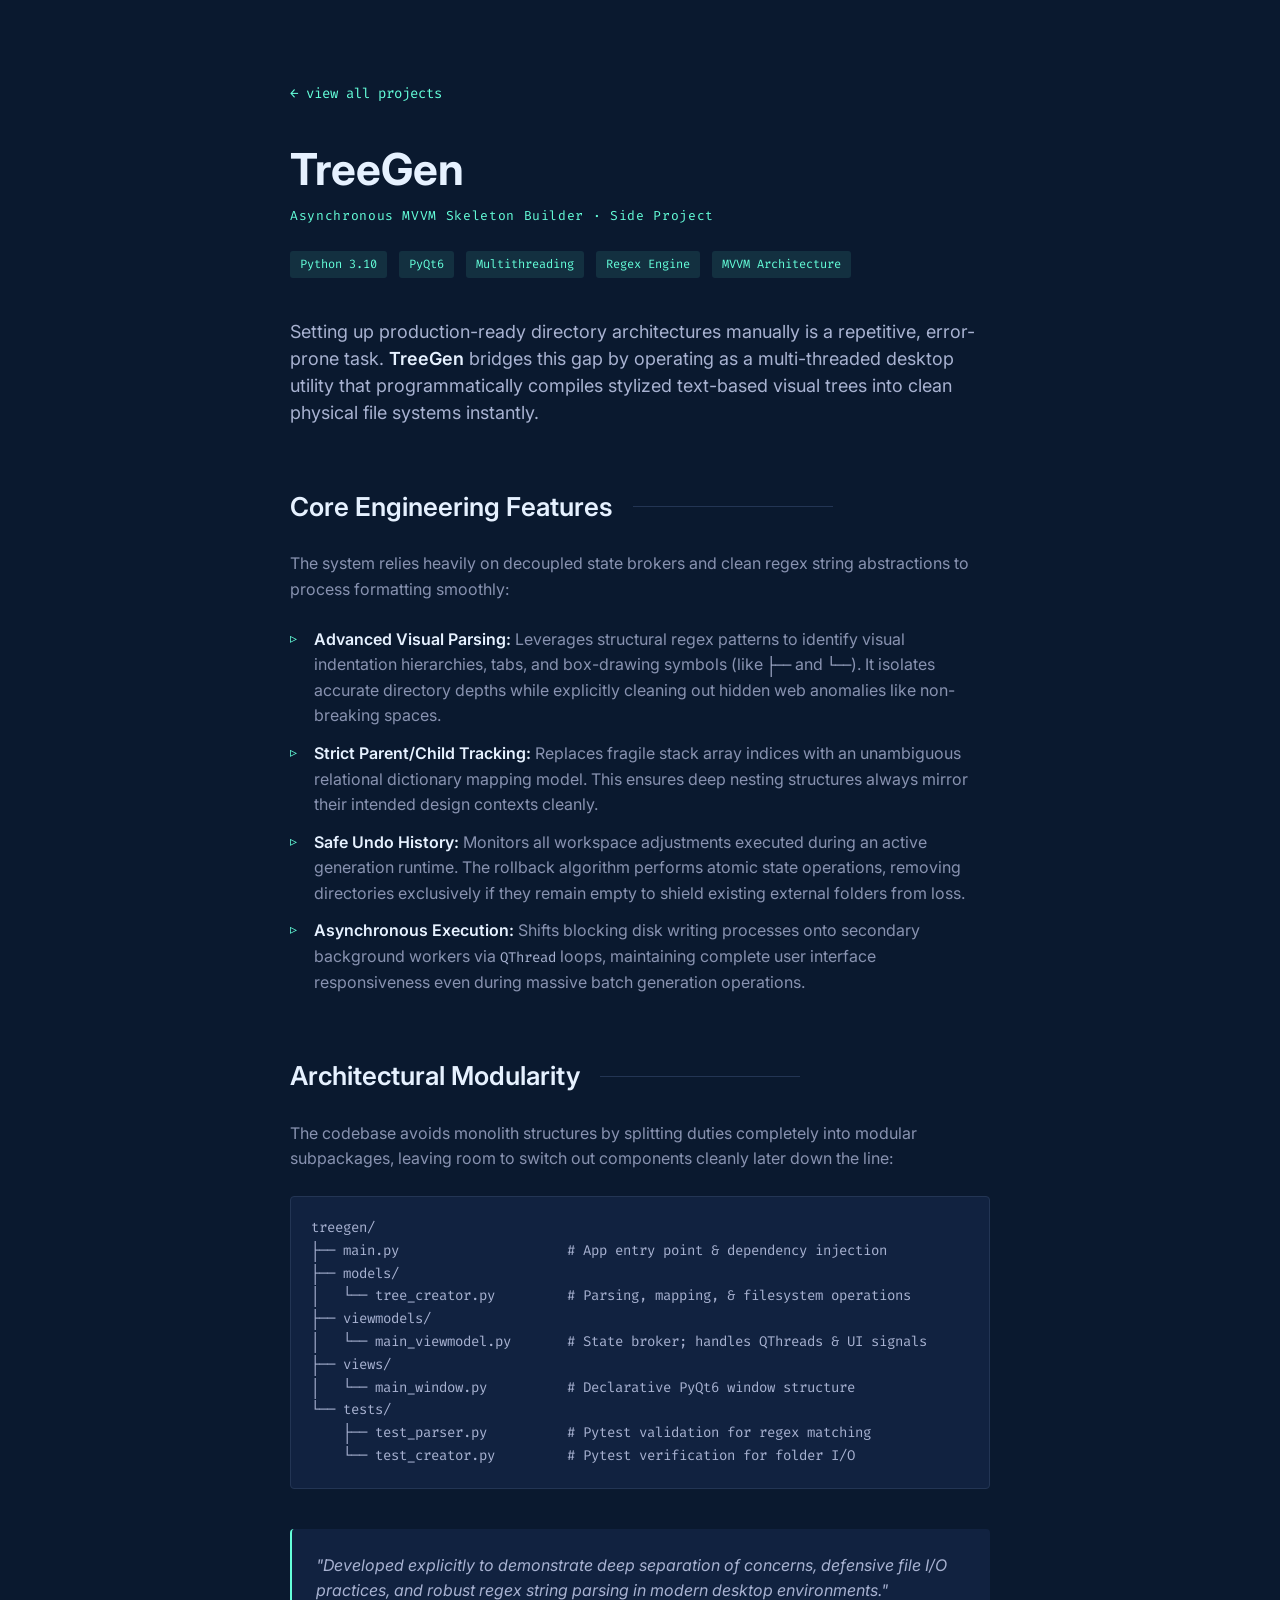
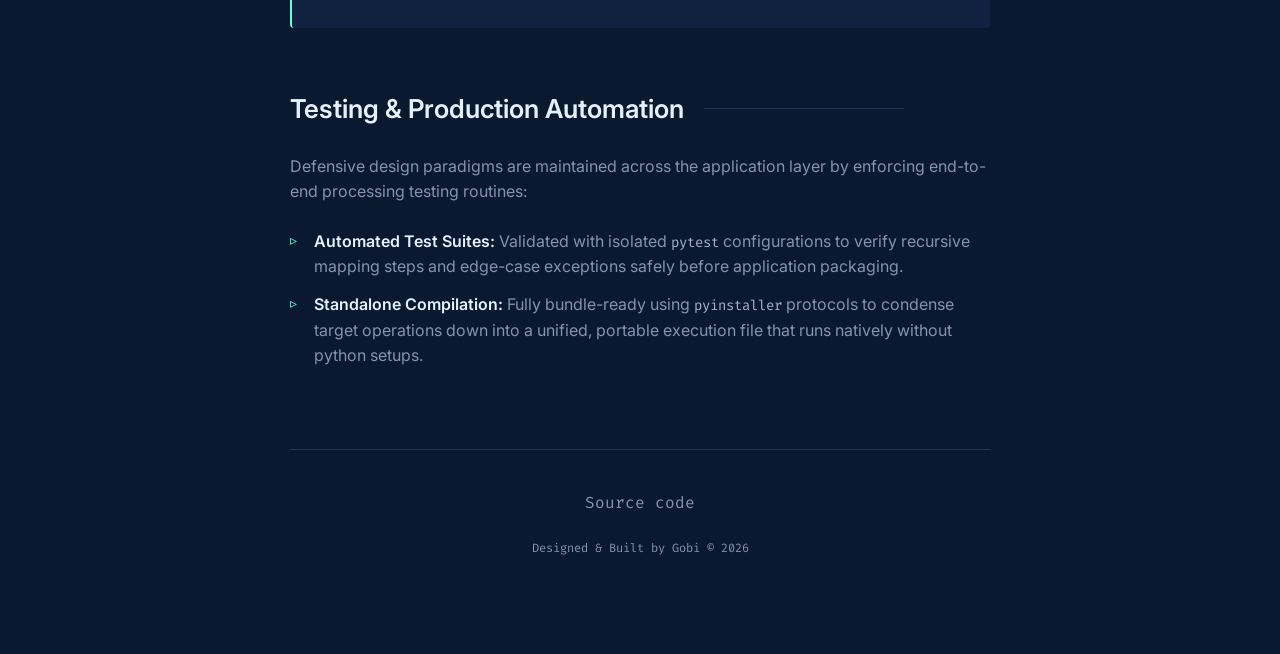
<file: project/treegen.html>
<!DOCTYPE html>
<html lang="en">
<head>
    <link rel="icon" type="image/png" href="../resource/favicon.ico">
    <meta charset="UTF-8">
    <meta name="viewport" content="width=device-width, initial-scale=1.0">
    <title>TreeGen | Environment Generator Case Study</title>
    <link href="https://fonts.googleapis.com/css2?family=Inter:wght@300;400;500;600;700&family=Fira+Code:wght@400;500&display=swap" rel="stylesheet">
    <style>
        :root {
            --navy: #0a192f;
            --light-navy: #112240;
            --lightest-navy: #233554;
            --slate: #8892b0;
            --light-slate: #a8b2d1;
            --white: #e6f1ff;
            --green: #64ffda;
            --green-tint: rgba(100, 255, 218, 0.1);
            --font-sans: 'Inter', sans-serif;
            --font-mono: 'Fira Code', monospace;
            --transition: all 0.25s cubic-bezier(0.645, 0.045, 0.355, 1);
        }

        * {
            box-sizing: border-box;
            margin: 0;
            padding: 0;
        }

        body {
            background-color: var(--navy);
            color: var(--slate);
            font-family: var(--font-sans);
            padding: 80px 24px;
            line-height: 1.6;
            -webkit-font-smoothing: antialiased;
        }

        .container {
            max-width: 700px;
            margin: 0 auto;
        }

        .back-link {
            color: var(--green);
            font-family: var(--font-mono);
            text-decoration: none;
            font-size: 14px;
            display: inline-flex;
            align-items: center;
            margin-bottom: 40px;
            transition: var(--transition);
        }

        .back-link:hover {
            transform: translateX(-5px);
        }

        header {
            margin-bottom: 40px;
        }

                /* --- FOOTER --- */
        footer {
            text-align: center;
            padding: 30px;
            font-family: var(--font-mono);
            font-size: 12px;
        }

        footer a {
            color: var(--slate);
            text-decoration: none;
        }

        footer a:hover { color: var(--green); }


        h1 {
            color: var(--white);
            font-size: clamp(32px, 5vw, 44px);
            font-weight: 700;
            line-height: 1.1;
            margin-bottom: 12px;
        }

        .project-meta {
            font-family: var(--font-mono);
            color: var(--green);
            font-size: 13px;
            letter-spacing: 0.05em;
            margin-bottom: 24px;
        }

        .tech-list {
            display: flex;
            flex-wrap: wrap;
            gap: 12px;
            list-style: none;
            margin: 24px 0 0 0;
        }

        .tech-item {
            font-family: var(--font-mono);
            font-size: 12px;
            color: var(--green);
            background: var(--green-tint);
            padding: 4px 10px;
            border-radius: 3px;
        }

        .lead-p {
            color: var(--light-slate);
            font-size: 18px;
            line-height: 1.5;
            margin-bottom: 40px;
        }

        p {
            margin-bottom: 24px;
            font-size: 16px;
        }

        strong {
            color: var(--white);
            font-weight: 600;
        }

        h2 {
            display: flex;
            align-items: center;
            position: relative;
            margin: 60px 0 24px 0;
            width: 100%;
            color: var(--white);
            font-size: clamp(22px, 3vw, 26px);
            font-weight: 600;
        }

        h2::after {
            content: "";
            display: block;
            position: relative;
            width: 200px;
            height: 1px;
            margin-left: 20px;
            background-color: var(--lightest-navy);
        }

        h3 {
            color: var(--light-slate);
            margin: 32px 0 12px 0;
            font-size: 18px;
            font-weight: 600;
        }

        ul {
            list-style: none;
            padding: 0;
            margin-bottom: 24px;
        }

        li.bullet-item {
            position: relative;
            padding-left: 24px;
            margin-bottom: 12px;
            font-size: 16px;
        }

        li.bullet-item::before {
            content: "▹";
            position: absolute;
            left: 0;
            color: var(--green);
            font-size: 14px;
        }

        pre {
            background: var(--light-navy);
            padding: 20px;
            border-radius: 4px;
            border: 1px solid var(--lightest-navy);
            overflow-x: auto;
            margin-bottom: 24px;
        }

        code {
            color: var(--light-slate);
            font-family: var(--font-mono);
            font-size: 14px;
        }

        p code {
            color: var(--green);
            background-color: var(--green-tint);
            padding: 2px 6px;
            border-radius: 3px;
        }

        .metric-grid {
            display: grid;
            grid-template-columns: repeat(auto-fit, minmax(140px, 1fr));
            gap: 16px;
            margin: 40px 0;
        }

        .metric-card {
            background: var(--light-navy);
            padding: 24px 16px;
            border-radius: 4px;
            text-align: center;
            border: 1px solid var(--lightest-navy);
            transition: var(--transition);
        }

        .metric-card:hover {
            transform: translateY(-5px);
            border-color: var(--green);
        }

        .metric-value {
            color: var(--green);
            font-family: var(--font-mono);
            font-size: 24px;
            font-weight: 600;
            display: block;
            margin-bottom: 4px;
        }

        .metric-label {
            color: var(--slate);
            font-size: 11px;
            text-transform: uppercase;
            letter-spacing: 0.1em;
            font-weight: 500;
        }

        .highlight-box {
            background: var(--light-navy);
            padding: 24px;
            border-radius: 4px;
            border-left: 2px solid var(--green);
            margin: 40px 0;
            color: var(--light-slate);
            font-style: italic;
        }

        footer {
            margin-top: 80px;
            border-top: 1px solid var(--lightest-navy);
            padding: 40px 0 20px 0;
            text-align: center;
            font-family: var(--font-mono);
            font-size: 12px;
            color: var(--slate);
        }
    </style>
</head>
<body>

    <div class="container">
        <a href="../index.html#projects" class="back-link">← view all projects</a>
        
        <header>
            <h1>TreeGen</h1>
            <p class="project-meta">Asynchronous MVVM Skeleton Builder &middot; Side Project</p>
            <ul class="tech-list">
                <li class="tech-item">Python 3.10</li>
                <li class="tech-item">PyQt6</li>
                <li class="tech-item">Multithreading</li>
                <li class="tech-item">Regex Engine</li>
                <li class="tech-item">MVVM Architecture</li>
            </ul>
        </header>

        <main>
            <p class="lead-p">Setting up production-ready directory architectures manually is a repetitive, error-prone task. <strong>TreeGen</strong> bridges this gap by operating as a multi-threaded desktop utility that programmatically compiles stylized text-based visual trees into clean physical file systems instantly.</p>

            <h2>Core Engineering Features</h2>
            <p>The system relies heavily on decoupled state brokers and clean regex string abstractions to process formatting smoothly:</p>
            <ul>
                <li class="bullet-item"><strong>Advanced Visual Parsing:</strong> Leverages structural regex patterns to identify visual indentation hierarchies, tabs, and box-drawing symbols (like <code>├──</code> and <code>└──</code>). It isolates accurate directory depths while explicitly cleaning out hidden web anomalies like non-breaking spaces.</li>
                <li class="bullet-item"><strong>Strict Parent/Child Tracking:</strong> Replaces fragile stack array indices with an unambiguous relational dictionary mapping model. This ensures deep nesting structures always mirror their intended design contexts cleanly.</li>
                <li class="bullet-item"><strong>Safe Undo History:</strong> Monitors all workspace adjustments executed during an active generation runtime. The rollback algorithm performs atomic state operations, removing directories exclusively if they remain empty to shield existing external folders from loss.</li>
                <li class="bullet-item"><strong>Asynchronous Execution:</strong> Shifts blocking disk writing processes onto secondary background workers via <code>QThread</code> loops, maintaining complete user interface responsiveness even during massive batch generation operations.</li>
            </ul>

            <h2>Architectural Modularity</h2>
            <p>The codebase avoids monolith structures by splitting duties completely into modular subpackages, leaving room to switch out components cleanly later down the line:</p>

<pre><code>treegen/
├── main.py                     # App entry point & dependency injection
├── models/
│   └── tree_creator.py         # Parsing, mapping, & filesystem operations
├── viewmodels/
│   └── main_viewmodel.py       # State broker; handles QThreads & UI signals
├── views/
│   └── main_window.py          # Declarative PyQt6 window structure
└── tests/
    ├── test_parser.py          # Pytest validation for regex matching
    └── test_creator.py         # Pytest verification for folder I/O
</code></pre>

            <div class="highlight-box">
                "Developed explicitly to demonstrate deep separation of concerns, defensive file I/O practices, and robust regex string parsing in modern desktop environments."
            </div>

            <h2>Testing & Production Automation</h2>
            <p>Defensive design paradigms are maintained across the application layer by enforcing end-to-end processing testing routines:</p>
            <ul>
                <li class="bullet-item"><strong>Automated Test Suites:</strong> Validated with isolated <code>pytest</code> configurations to verify recursive mapping steps and edge-case exceptions safely before application packaging.</li>
                <li class="bullet-item"><strong>Standalone Compilation:</strong> Fully bundle-ready using <code>pyinstaller</code> protocols to condense target operations down into a unified, portable execution file that runs natively without python setups.</li>
            </ul>
        </main>

        <footer>
            <a href="https://github.com/Gobiilee/treegen" target="_blank">
                <p>Source code </p>
                Designed & Built by Gobi © 2026<br>
            </a>
        </footer>
    </div>

</body>
</html>
</file>
